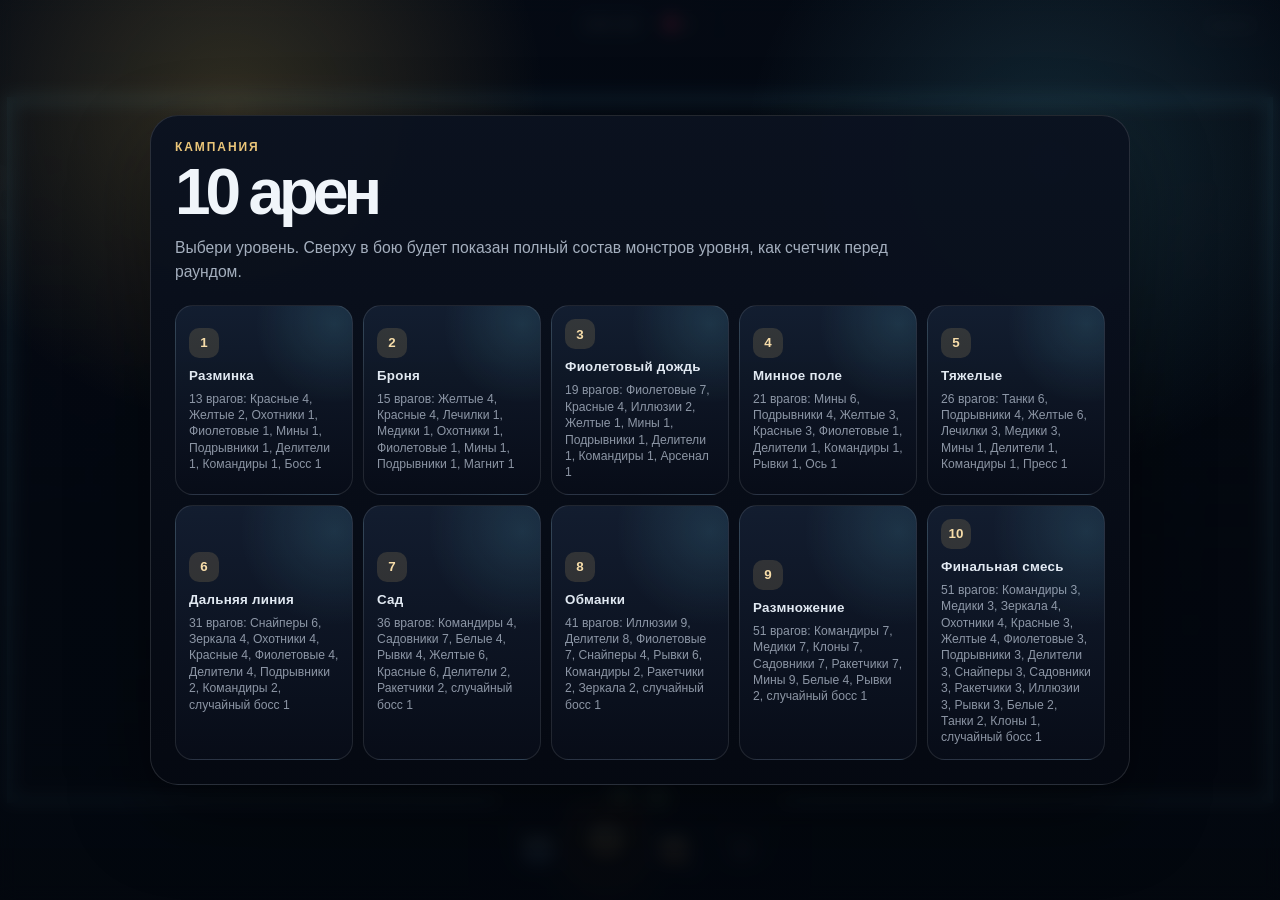
<file: index.html>
<!doctype html>
<html lang="ru">
<head>
  <meta charset="utf-8">
  <meta name="viewport" content="width=device-width, initial-scale=1">
  <title>Slide Box</title>
  <link rel="stylesheet" href="./styles.css">
</head>
<body>
  <canvas id="game"></canvas>
  <div id="levelHud" class="level-hud"></div>
  <div id="replayControls" class="replay-controls">
    <button id="replayButton" class="replay-button" type="button" disabled>Повтор</button>
  </div>
  <div class="bottom-ui">
    <div class="ability-panel">
      <div class="ability-panel__meta">
        <span id="timeLabel">0.00s</span>
        <span id="hpLabel">HP 3/3</span>
        <span id="powerLabel">XP 0/6 | Ур.1</span>
      </div>
      <div id="passiveTray" class="passive-tray"></div>
      <div id="abilityTiles" class="ability-tiles"></div>
      <div class="ability-card">
        <span id="abilityIcon" class="ability-icon"></span>
        <div class="ability-copy">
          <span id="abilityName">Хук</span>
          <span id="abilityHint">Click</span>
        </div>
      </div>
    </div>
  </div>
  <div id="campaignOverlay" class="campaign-overlay"></div>

  <script src="./replay-recorder.js"></script>
  <script src="./replay-player.js"></script>
  <script src="./game.js"></script>
</body>
</html>
</file>
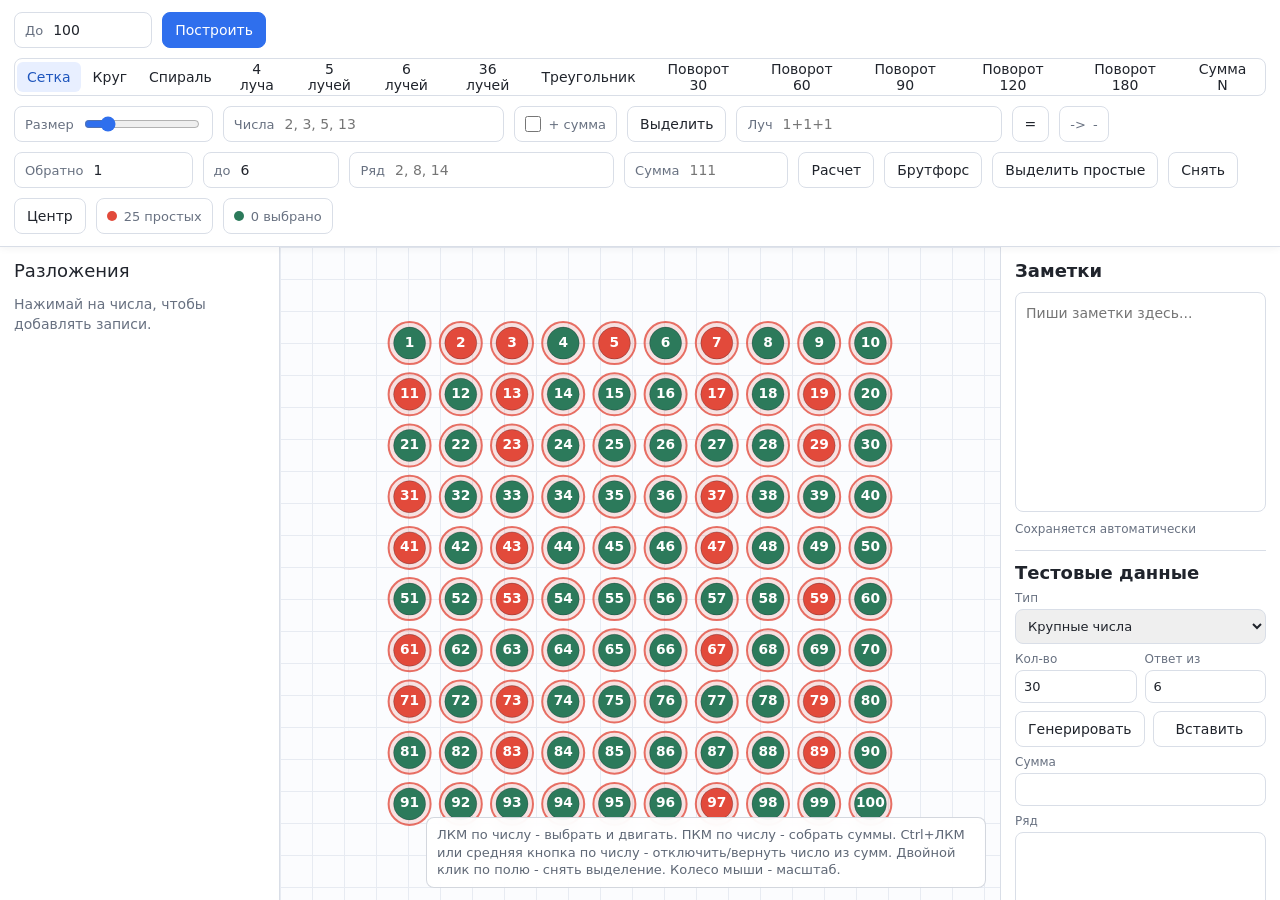
<file: number-graph/index.html>
<!doctype html>
<html lang="ru">
<head>
  <meta charset="utf-8">
  <meta name="viewport" content="width=device-width, initial-scale=1">
  <title>Граф чисел</title>
  <style>
    :root {
      color-scheme: light;
      --bg: #f6f7f9;
      --panel: #ffffff;
      --ink: #20242c;
      --muted: #687181;
      --line: #d9dee7;
      --accent: #2f6fed;
      --prime: #e24a3b;
      --normal: #2c7a5b;
      --selected: #f1b83b;
    }

    * {
      box-sizing: border-box;
    }

    body {
      margin: 0;
      min-height: 100vh;
      background: var(--bg);
      color: var(--ink);
      font-family: Inter, ui-sans-serif, system-ui, -apple-system, BlinkMacSystemFont, "Segoe UI", sans-serif;
      overflow: hidden;
    }

    .app {
      display: grid;
      grid-template-rows: auto 1fr;
      height: 100vh;
    }

    .toolbar {
      display: flex;
      flex-wrap: wrap;
      align-items: center;
      gap: 10px;
      padding: 12px 14px;
      background: var(--panel);
      border-bottom: 1px solid var(--line);
      box-shadow: 0 1px 8px rgba(22, 28, 38, 0.06);
      z-index: 2;
    }

    .field,
    .segmented,
    .stat {
      display: inline-flex;
      align-items: center;
      min-height: 36px;
      border: 1px solid var(--line);
      background: #fff;
      border-radius: 8px;
    }

    .field {
      gap: 8px;
      padding: 0 10px;
    }

    label,
    .stat {
      color: var(--muted);
      font-size: 13px;
      white-space: nowrap;
    }

    input[type="number"],
    input[type="range"],
    input[type="checkbox"] {
      accent-color: var(--accent);
    }

    input[type="checkbox"] {
      width: 16px;
      height: 16px;
      margin: 0;
    }

    input[type="number"] {
      width: 90px;
      border: 0;
      outline: 0;
      color: var(--ink);
      font: inherit;
      font-size: 14px;
      background: transparent;
    }

    input[type="text"] {
      width: 210px;
      border: 0;
      outline: 0;
      color: var(--ink);
      font: inherit;
      font-size: 14px;
      background: transparent;
    }

    input[type="range"] {
      width: 116px;
    }

    button {
      min-height: 36px;
      border: 1px solid var(--line);
      border-radius: 8px;
      padding: 0 12px;
      background: #fff;
      color: var(--ink);
      font: inherit;
      font-size: 14px;
      cursor: pointer;
    }

    button:hover {
      border-color: #aeb8c8;
      background: #f9fafc;
    }

    button.primary {
      border-color: var(--accent);
      background: var(--accent);
      color: #fff;
    }

    .segmented {
      overflow: hidden;
      padding: 2px;
      gap: 2px;
    }

    .segmented button {
      min-height: 30px;
      border: 0;
      border-radius: 6px;
      padding: 0 10px;
      background: transparent;
    }

    .segmented button.active {
      background: #e8efff;
      color: #1f56bd;
    }

    .stat {
      gap: 7px;
      padding: 0 10px;
    }

    .dot {
      width: 10px;
      height: 10px;
      border-radius: 50%;
      display: inline-block;
    }

    .canvas-wrap {
      position: relative;
      min-height: 0;
    }

    .workspace {
      display: grid;
      grid-template-columns: 280px 1fr 280px;
      min-height: 0;
    }

    .details,
    .notes {
      min-height: 0;
      padding: 14px;
      background: #fff;
      overflow: auto;
    }

    .details {
      border-right: 1px solid var(--line);
    }

    .notes {
      display: flex;
      flex-direction: column;
      gap: 10px;
      border-left: 1px solid var(--line);
    }

    .details-title,
    .notes h2 {
      margin: 0 0 12px;
      font-size: 22px;
      line-height: 1.15;
    }

    .details-title {
      font-size: 18px;
    }

    .notes h2 {
      margin-bottom: 0;
      font-size: 18px;
    }

    .notes textarea {
      flex: 1;
      min-height: 220px;
      width: 100%;
      resize: none;
      border: 1px solid var(--line);
      border-radius: 8px;
      padding: 10px;
      color: var(--ink);
      font: inherit;
      font-size: 14px;
      line-height: 1.45;
      outline: none;
    }

    .notes textarea:focus {
      border-color: var(--accent);
      box-shadow: 0 0 0 3px rgba(47, 111, 237, 0.14);
    }

    .notes-status {
      min-height: 18px;
      color: var(--muted);
      font-size: 12px;
    }

    .generator {
      display: grid;
      gap: 8px;
      padding-top: 12px;
      border-top: 1px solid var(--line);
    }

    .generator h2 {
      margin: 0;
    }

    .generator-row {
      display: grid;
      grid-template-columns: 1fr 1fr;
      gap: 8px;
    }

    .generator label {
      display: grid;
      gap: 4px;
      color: var(--muted);
      font-size: 12px;
    }

    .generator input,
    .generator select,
    .generator textarea {
      width: 100%;
      border: 1px solid var(--line);
      border-radius: 8px;
      padding: 8px;
      color: var(--ink);
      font: inherit;
      font-size: 13px;
      outline: none;
    }

    .generator textarea {
      min-height: 96px;
      resize: vertical;
      line-height: 1.35;
    }

    .generator-actions {
      display: flex;
      gap: 8px;
    }

    .generator-actions button {
      flex: 1;
    }

    .detail-list {
      display: grid;
      gap: 8px;
    }

    .detail-card {
      border: 1px solid var(--line);
      border-radius: 8px;
      padding: 8px;
      background: #fbfcfe;
    }

    .detail-head {
      display: flex;
      align-items: center;
      justify-content: space-between;
      gap: 8px;
      margin-bottom: 6px;
    }

    .detail-number {
      min-width: 0;
      color: var(--ink);
      font-size: 16px;
      font-weight: 750;
      line-height: 1.2;
      overflow-wrap: anywhere;
    }

    .detail-close {
      display: inline-grid;
      place-items: center;
      flex: 0 0 24px;
      width: 24px;
      min-width: 24px;
      min-height: 24px;
      height: 24px;
      border: 1px solid transparent;
      border-radius: 6px;
      padding: 0;
      color: var(--muted);
      line-height: 1;
    }

    .detail-close:hover {
      color: #9f3128;
      border-color: #f0c3bd;
      background: #fff4f2;
    }

    .detail-row {
      display: grid;
      grid-template-columns: 20px 1fr;
      gap: 6px;
      align-items: baseline;
      color: var(--muted);
      font-size: 13px;
      line-height: 1.3;
    }

    .detail-expression {
      color: var(--ink);
      font-weight: 620;
      overflow-wrap: anywhere;
    }

    .law-block {
      margin-top: 14px;
      padding-top: 12px;
      border-top: 1px solid var(--line);
    }

    .law-title {
      margin-bottom: 8px;
      color: var(--ink);
      font-size: 15px;
      font-weight: 750;
    }

    .law-grid {
      display: grid;
      grid-template-columns: repeat(auto-fit, minmax(92px, 1fr));
      gap: 5px;
      min-width: 0;
    }

    .law-item {
      min-width: 0;
      padding: 5px 6px;
      border: 1px solid var(--line);
      border-radius: 6px;
      background: #fbfcfe;
      color: var(--ink);
      font-size: 12px;
      line-height: 1.2;
      white-space: normal;
      overflow-wrap: anywhere;
      word-break: break-word;
    }

    .empty {
      color: var(--muted);
      font-size: 14px;
      line-height: 1.45;
    }

    canvas {
      display: block;
      width: 100%;
      height: 100%;
      cursor: grab;
      background:
        linear-gradient(#e7ebf2 1px, transparent 1px),
        linear-gradient(90deg, #e7ebf2 1px, transparent 1px),
        #fbfcfe;
      background-size: 32px 32px;
    }

    canvas.dragging {
      cursor: grabbing;
    }

    .hint {
      position: absolute;
      right: 14px;
      bottom: 12px;
      max-width: min(560px, calc(100% - 28px));
      padding: 8px 10px;
      border: 1px solid rgba(150, 160, 176, 0.42);
      border-radius: 8px;
      background: rgba(255, 255, 255, 0.9);
      color: #5f6876;
      font-size: 13px;
      line-height: 1.35;
      backdrop-filter: blur(8px);
      pointer-events: none;
    }

    @media (max-width: 720px) {
      body {
        overflow: auto;
      }

      .app {
        min-height: 100vh;
        height: 100vh;
      }

      .toolbar {
        align-items: stretch;
      }

      .field,
      .segmented,
      .stat,
      button {
        flex: 1 1 auto;
      }

      .detail-close {
        flex: 0 0 24px;
      }

      input[type="range"] {
        width: 100%;
      }

      input[type="text"] {
        width: 100%;
      }

      .hint {
        left: 10px;
        right: 10px;
        bottom: 10px;
      }

      .workspace {
        grid-template-columns: 1fr;
        grid-template-rows: auto 1fr auto;
      }

      .details,
      .notes {
        max-height: 210px;
        border-right: 0;
        border-left: 0;
        border-bottom: 1px solid var(--line);
      }

      .notes {
        border-top: 1px solid var(--line);
        border-bottom: 0;
      }

      .notes textarea {
        min-height: 120px;
      }
    }
  </style>
</head>
<body>
  <main class="app">
    <div class="toolbar">
      <div class="field">
        <label for="maxNumber">До</label>
        <input id="maxNumber" type="number" min="1" max="10000" value="100">
      </div>
      <button class="primary" id="build">Построить</button>
      <div class="segmented" aria-label="Раскладка">
        <button data-layout="grid" class="active">Сетка</button>
        <button data-layout="circle">Круг</button>
        <button data-layout="spiral">Спираль</button>
        <button data-layout="spiral4">4 луча</button>
        <button data-layout="spiral5">5 лучей</button>
        <button data-layout="spiral6">6 лучей</button>
        <button data-layout="spiral36">36 лучей</button>
        <button data-layout="triangle">Треугольник</button>
        <button data-layout="primeTurns30">Поворот 30</button>
        <button data-layout="primeTurns60">Поворот 60</button>
        <button data-layout="primeTurns">Поворот 90</button>
        <button data-layout="primeTurns120">Поворот 120</button>
        <button data-layout="primeTurns180">Поворот 180</button>
        <button data-layout="sum">Сумма N</button>
      </div>
      <div class="field">
        <label for="size">Размер</label>
        <input id="size" type="range" min="8" max="56" value="16">
      </div>
      <div class="field">
        <label for="numberList">Числа</label>
        <input id="numberList" type="text" placeholder="2, 3, 5, 13">
      </div>
      <label class="field" for="includeNumberSum">
        <input id="includeNumberSum" type="checkbox">
        <span>+ сумма</span>
      </label>
      <button id="applyNumbers">Выделить</button>
      <div class="field">
        <label for="rayCalcInput">Луч</label>
        <input id="rayCalcInput" type="text" placeholder="1+1+1">
      </div>
      <button id="rayCalcButton">=</button>
      <div class="stat"><span>-></span><span id="rayCalcResult">-</span></div>
      <div class="field">
        <label for="reverseRayTarget">Обратно</label>
        <input id="reverseRayTarget" type="number" min="1" max="6" value="1" disabled>
      </div>
      <div class="field">
        <label for="reverseRayMax">до</label>
        <input id="reverseRayMax" type="number" min="2" max="40" value="6">
      </div>
      <div class="field">
        <label for="reverseRayNumbers">Ряд</label>
        <input id="reverseRayNumbers" type="text" placeholder="2, 8, 14">
      </div>
      <div class="field">
        <label for="reverseSumTarget">Сумма</label>
        <input id="reverseSumTarget" type="number" min="1" placeholder="111">
      </div>
      <button id="runReverseCalc">Расчет</button>
      <button id="bruteforceCheck">Брутфорс</button>
      <button id="selectPrimes">Выделить простые</button>
      <button id="clearSelection">Снять</button>
      <button id="centerView">Центр</button>
      <div class="stat"><span class="dot" style="background: var(--prime)"></span><span id="primeCount">0 простых</span></div>
      <div class="stat"><span class="dot" style="background: var(--normal)"></span><span id="selectedCount">0 выбрано</span></div>
    </div>
    <div class="workspace">
      <aside class="details" id="details">
        <div class="details-title">Разложения</div>
        <div class="empty">Нажимай на числа, чтобы добавлять записи.</div>
      </aside>
      <div class="canvas-wrap">
        <canvas id="canvas"></canvas>
        <div class="hint">ЛКМ по числу - выбрать и двигать. ПКМ по числу - собрать суммы. Ctrl+ЛКМ или средняя кнопка по числу - отключить/вернуть число из сумм. Двойной клик по полю - снять выделение. Колесо мыши - масштаб.</div>
      </div>
      <aside class="notes">
        <h2>Заметки</h2>
        <textarea id="notes" spellcheck="false" placeholder="Пиши заметки здесь..."></textarea>
        <div class="notes-status" id="notesStatus">Сохраняется автоматически</div>
        <section class="generator">
          <h2>Тестовые данные</h2>
          <label>
            Тип
            <select id="testType">
              <option value="large">Крупные числа</option>
              <option value="smallHard">Мелкие сложные</option>
              <option value="balanced">Равномерно по лучам</option>
              <option value="sameRay">Один луч</option>
              <option value="knownSolution">С известным ответом</option>
            </select>
          </label>
          <div class="generator-row">
            <label>
              Кол-во
              <input id="testCount" type="number" min="3" max="120" value="30">
            </label>
            <label>
              Ответ из
              <input id="testPick" type="number" min="2" max="40" value="6">
            </label>
          </div>
          <div class="generator-actions">
            <button id="generateTestData" type="button">Генерировать</button>
            <button id="useTestData" type="button">Вставить</button>
          </div>
          <label>
            Сумма
            <input id="generatedSum" type="number">
          </label>
          <label>
            Ряд
            <textarea id="generatedRow" spellcheck="false"></textarea>
          </label>
        </section>
      </aside>
    </div>
  </main>

  <script>
    const canvas = document.querySelector("#canvas");
    const ctx = canvas.getContext("2d");
    const maxInput = document.querySelector("#maxNumber");
    const sizeInput = document.querySelector("#size");
    const numberListInput = document.querySelector("#numberList");
    const includeNumberSum = document.querySelector("#includeNumberSum");
    const rayCalcInput = document.querySelector("#rayCalcInput");
    const rayCalcResult = document.querySelector("#rayCalcResult");
    const reverseRayTarget = document.querySelector("#reverseRayTarget");
    const reverseRayMax = document.querySelector("#reverseRayMax");
    const reverseRayNumbers = document.querySelector("#reverseRayNumbers");
    const reverseSumTarget = document.querySelector("#reverseSumTarget");
    const primeCountLabel = document.querySelector("#primeCount");
    const selectedCountLabel = document.querySelector("#selectedCount");
    const details = document.querySelector("#details");
    const notes = document.querySelector("#notes");
    const notesStatus = document.querySelector("#notesStatus");
    const testType = document.querySelector("#testType");
    const testCount = document.querySelector("#testCount");
    const testPick = document.querySelector("#testPick");
    const generatedRow = document.querySelector("#generatedRow");
    const generatedSum = document.querySelector("#generatedSum");
    const layoutButtons = [...document.querySelectorAll("[data-layout]")];
    const notesStorageKey = "number-graph-notes";
    const appStorageKey = "number-graph-state-v1";
    let saveReady = false;
    let saveTimer = 0;
    let numberListTimer = 0;

    const state = {
      nodes: [],
      selected: new Set(),
      layout: "grid",
      radius: Number(sizeInput.value),
      camera: { x: 0, y: 0, scale: 1 },
      pointer: null,
      marquee: null,
      hoverNodeValue: null,
      detailValues: [],
      comboFocus: null,
      disabledValues: new Set()
    };

    const colors = {
      prime: getComputedStyle(document.documentElement).getPropertyValue("--prime").trim(),
      normal: getComputedStyle(document.documentElement).getPropertyValue("--normal").trim(),
      selected: getComputedStyle(document.documentElement).getPropertyValue("--selected").trim()
    };

    let layoutAnimation = null;

    function cancelLayoutAnimation() {
      if (!layoutAnimation) return;
      cancelAnimationFrame(layoutAnimation.frame);
      layoutAnimation = null;
    }

    function easeOutCubic(value) {
      return 1 - Math.pow(1 - value, 3);
    }

    function animateNodesTo(positions, duration = 420, onComplete = null) {
      cancelLayoutAnimation();
      const targets = [...positions.entries()]
        .map(([value, position]) => {
          const node = state.nodes.find(item => item.value === value);
          return node ? {
            node,
            fromX: node.x,
            fromY: node.y,
            toX: position.x,
            toY: position.y
          } : null;
        })
        .filter(Boolean);

      if (!targets.length) {
        draw();
        if (onComplete) onComplete();
        return;
      }

      const startedAt = performance.now();
      layoutAnimation = { frame: 0 };

      function tick(now) {
        const progress = Math.min(1, (now - startedAt) / duration);
        const eased = easeOutCubic(progress);

        for (const target of targets) {
          target.node.x = target.fromX + (target.toX - target.fromX) * eased;
          target.node.y = target.fromY + (target.toY - target.fromY) * eased;
        }

        draw();

        if (progress < 1) {
          layoutAnimation.frame = requestAnimationFrame(tick);
          return;
        }

        layoutAnimation = null;
        if (onComplete) onComplete();
      }

      layoutAnimation.frame = requestAnimationFrame(tick);
    }

    function resize() {
      const rect = canvas.getBoundingClientRect();
      const dpr = window.devicePixelRatio || 1;
      canvas.width = Math.max(1, Math.floor(rect.width * dpr));
      canvas.height = Math.max(1, Math.floor(rect.height * dpr));
      ctx.setTransform(dpr, 0, 0, dpr, 0, 0);
      draw();
    }

    function isPrime(value) {
      if (value < 2) return false;
      if (value === 2) return true;
      if (value % 2 === 0) return false;
      for (let divisor = 3; divisor * divisor <= value; divisor += 2) {
        if (value % divisor === 0) return false;
      }
      return true;
    }

    function factorize(value) {
      if (value < 2) return [];
      const factors = [];
      let rest = value;
      for (let divisor = 2; divisor * divisor <= rest; divisor += divisor === 2 ? 1 : 2) {
        while (rest % divisor === 0) {
          factors.push(divisor);
          rest /= divisor;
        }
      }
      if (rest > 1) factors.push(rest);
      return factors;
    }

    function listPrimes(upTo) {
      const primes = [];
      for (let value = 2; value <= upTo; value++) {
        if (isPrime(value)) primes.push(value);
      }
      return primes;
    }

    function findPrimePair(total) {
      for (let first = 2; first <= total / 2; first++) {
        const second = total - first;
        if (isPrime(first) && isPrime(second)) return [first, second];
      }
      return null;
    }

    function primeSum(value) {
      if (value < 2) return [];
      if (isPrime(value)) return [value];
      const pair = findPrimePair(value);
      if (pair) return pair;
      if (value > 4) {
        const withoutThree = findPrimePair(value - 3);
        if (withoutThree) return [3, ...withoutThree];
      }

      const primes = listPrimes(value).reverse();
      const result = [];
      let rest = value;
      while (rest > 0) {
        const next = primes.find(prime => prime <= rest);
        if (!next) return [];
        result.push(next);
        rest -= next;
      }
      return result;
    }

    function expressionsFor(value) {
      const product = factorize(value);
      const sum = primeSum(value);
      return {
        product: product.length ? product.join(" × ") : "нет",
        sum: sum.length ? sum.join(" + ") : "нет"
      };
    }

    function combinationKey(values) {
      return values.join("+");
    }

    function findSumCombinations(target, maxMatches = 3000, disabledValues = new Set()) {
      const matches = [];
      const current = [];
      let aborted = false;

      function walk(next, remaining) {
        if (matches.length >= maxMatches) {
          aborted = true;
          return;
        }

        if (remaining === 0) {
          if (current.length >= 2) matches.push([...current]);
          return;
        }

        for (let value = next; value < target && value <= remaining; value++) {
          if (disabledValues.has(value)) continue;
          current.push(value);
          walk(value + 1, remaining - value);
          current.pop();
          if (aborted) return;
        }
      }

      walk(1, target);
      return { matches, aborted };
    }

    function makeComboFocus(targetNode) {
      const target = targetNode.value;
      const { matches, aborted } = findSumCombinations(target, 3000, state.disabledValues);
      const involvedValues = new Set([target]);
      const edgeWeights = new Map();

      for (const combo of matches) {
        for (const value of combo) {
          involvedValues.add(value);
          const targetEdge = [value, target].sort((a, b) => a - b);
          const targetKey = combinationKey(targetEdge);
          edgeWeights.set(targetKey, (edgeWeights.get(targetKey) || 0) + 1.4);
        }

        for (let index = 0; index < combo.length - 1; index++) {
          const edge = [combo[index], combo[index + 1]];
          const key = combinationKey(edge);
          edgeWeights.set(key, (edgeWeights.get(key) || 0) + 1);
        }
      }

      return {
        target,
        combinations: matches,
        aborted,
        involvedValues,
        edgeWeights
      };
    }

    function refreshCombinationLayout() {
      if (!state.comboFocus) return false;
      const targetNode = state.nodes.find(node => node.value === state.comboFocus.target);
      if (!targetNode) return false;
      applyCombinationLayout(targetNode);
      return true;
    }

    function toggleDisabledValue(node) {
      if (!node || state.comboFocus?.target === node.value) return;

      if (state.disabledValues.has(node.value)) {
        state.disabledValues.delete(node.value);
      } else {
        state.disabledValues.add(node.value);
      }

      if (!refreshCombinationLayout()) {
        state.selected.delete(node.value);
        updateStats();
        renderDetails();
        draw();
        saveStateSoon();
      }
    }

    function applyCombinationLayout(targetNode) {
      const previousFocus = state.comboFocus?.target === targetNode.value ? state.comboFocus : null;
      const origin = previousFocus?.origin || {
        x: Number.isFinite(targetNode.x) ? targetNode.x : 0,
        y: Number.isFinite(targetNode.y) ? targetNode.y : 0
      };
      state.disabledValues.delete(targetNode.value);
      const focus = makeComboFocus(targetNode);
      focus.origin = origin;
      state.comboFocus = focus;

      if (!focus.combinations.length) {
        state.selected = new Set([targetNode.value]);
        addDetails(targetNode);
        renderDetails();
        draw();
        saveStateSoon();
        return;
      }

      const byValue = new Map(state.nodes.map(node => [node.value, node]));
      const participants = [...focus.involvedValues]
        .filter(value => value !== focus.target)
        .sort((a, b) => a - b)
        .map(value => byValue.get(value))
        .filter(Boolean);
      const connectionCount = new Map(participants.map(node => [node.value, 0]));
      const visibleConnectionCount = new Map(participants.map(node => [node.value, 0]));
      for (const combo of focus.combinations) {
        for (const value of combo) {
          connectionCount.set(value, (connectionCount.get(value) || 0) + 1);
        }
        for (let index = 0; index < combo.length - 1; index++) {
          const first = combo[index];
          const second = combo[index + 1];
          visibleConnectionCount.set(first, (visibleConnectionCount.get(first) || 0) + 1);
          visibleConnectionCount.set(second, (visibleConnectionCount.get(second) || 0) + 1);
        }
      }
      focus.visibleConnectionCount = visibleConnectionCount;

      const centerX = origin.x;
      const centerY = origin.y;
      const columnGap = Math.max(state.radius * 5.4, 92);
      const pullLength = Math.max(state.radius * 11, 220);

      const positions = new Map([[focus.target, {
        x: centerX,
        y: centerY,
        fixed: true
      }]]);
      const orderedParticipants = [...participants].sort((a, b) => {
        const byConnections = (visibleConnectionCount.get(b.value) || 0) - (visibleConnectionCount.get(a.value) || 0);
        return byConnections || a.value - b.value;
      });
      const participantConnectionCounts = orderedParticipants.map(node => visibleConnectionCount.get(node.value) || 0);
      const minConnections = Math.min(...participantConnectionCounts);
      const maxConnections = Math.max(...participantConnectionCounts);
      const baseRadius = Math.max(state.radius * 10, 220);

      orderedParticipants.forEach((node, index) => {
        const angle = (Math.PI * 2 * index) / orderedParticipants.length;
        const connections = visibleConnectionCount.get(node.value) || 0;

        const connectionRatio = maxConnections > minConnections
                ? (connections - minConnections) / (maxConnections - minConnections)
                : 0;

        const radius = baseRadius - connectionRatio * state.radius * 6;

        positions.set(node.value, {
          x: centerX + Math.cos(angle) * radius,
          y: centerY + Math.sin(angle) * radius,
          anchorX: centerX + Math.cos(angle) * radius,
          anchorY: centerY + Math.sin(angle) * radius
        });
      });

      const edges = [...focus.edgeWeights.entries()].map(([key, weight]) => {
        const [a, b] = key.split("+").map(Number);
        return { a, b, weight };
      });
      const ideal = Math.max(state.radius * 4.4, 72);

      for (let step = 0; step < 170; step++) {
        const forces = new Map([...positions.keys()].map(value => [value, { x: 0, y: 0 }]));

        for (let i = 0; i < orderedParticipants.length; i++) {
          for (let j = i + 1; j < orderedParticipants.length; j++) {
            const first = orderedParticipants[i].value;
            const second = orderedParticipants[j].value;
            const a = positions.get(first);
            const b = positions.get(second);
            if (!a || !b) continue;
            let dx = a.x - b.x;
            let dy = a.y - b.y;
            let distance = Math.hypot(dx, dy) || 1;
            const force = Math.min(2.8, (ideal * ideal) / (distance * distance)) * 0.2;
            dx /= distance;
            dy /= distance;
            if (!a.fixed) {
              forces.get(first).x += dx * force;
              forces.get(first).y += dy * force;
            }
            if (!b.fixed) {
              forces.get(second).x -= dx * force;
              forces.get(second).y -= dy * force;
            }
          }
        }

        for (const edge of edges) {
          const a = positions.get(edge.a);
          const b = positions.get(edge.b);
          if (!a || !b) continue;
          const isTargetEdge = edge.a === focus.target || edge.b === focus.target;
          let dx = b.x - a.x;
          let dy = b.y - a.y;
          let distance = Math.hypot(dx, dy) || 1;
          const desired = isTargetEdge ? ideal * 1.8 : ideal * 1.15;
          const force = (distance - desired) * (isTargetEdge ? 0.006 : 0.011) * edge.weight;
          dx /= distance;
          dy /= distance;
          if (!a.fixed) {
            forces.get(edge.a).x += dx * force;
            forces.get(edge.a).y += dy * force;
          }
          if (!b.fixed) {
            forces.get(edge.b).x -= dx * force;
            forces.get(edge.b).y -= dy * force;
          }
        }

        for (const [value, position] of positions) {
          if (position.fixed) continue;
          const force = forces.get(value);
          if (Number.isFinite(position.anchorX)) {
            force.x += (position.anchorX - position.x) * 0.018;
          }
          if (Number.isFinite(position.anchorY)) {
            force.y += (position.anchorY - position.y) * 0.018;
          }

          position.x += Math.max(-14, Math.min(14, force.x));
          position.y += Math.max(-14, Math.min(14, force.y));
        }
      }

      state.selected = new Set(focus.involvedValues);
      state.detailValues = [
        focus.target,
        ...participants.map(node => node.value),
        ...state.detailValues.filter(value => !focus.involvedValues.has(value))
      ];
      renderDetails();
      updateStats();
      animateNodesTo(positions, 440, saveStateSoon);
    }

    function activeRayCount() {
      if (state.layout === "spiral4") return 4;
      if (state.layout === "spiral5") return 5;
      if (state.layout === "spiral6") return 6;
      return 0;
    }

    function raySumResult(labels, rays) {
      const total = labels.reduce((sum, label) => sum + label, 0);
      const result = (total + labels.length - 2) % rays;
      return result + 1;
    }

    function numberToRay(value) {
      return ((value - 2) % 6 + 6) % 6 + 1;
    }

    function parseRawNumberList(text) {
      return [...new Set(text
        .split(/[,\s;]+/)
        .map(part => Number(part.trim()))
        .filter(value => Number.isInteger(value) && value > 0))];
    }

    function availableRayCounts() {
      const values = parseRawNumberList(reverseRayNumbers.value);
      if (!values.length) return null;

      const counts = new Map();
      for (const value of values) {
        const ray = numberToRay(value);
        counts.set(ray, (counts.get(ray) || 0) + 1);
      }
      return counts;
    }

    function hasAvailableRays(labels, counts) {
      if (!counts) return true;

      const needed = new Map();
      for (const label of labels) {
        needed.set(label, (needed.get(label) || 0) + 1);
      }

      for (const [ray, count] of needed) {
        if ((counts.get(ray) || 0) < count) return false;
      }
      return true;
    }

    function parseRayCalc(text) {
      return text
        .split(/[,+\s;]+/)
        .map(part => Number(part.trim()))
        .filter(value => Number.isInteger(value) && value >= 1 && value <= 6);
    }

    function updateRayCalc() {
      const values = parseRayCalc(rayCalcInput.value);
      rayCalcResult.textContent = values.length ? String(raySumResult(values, 6)) : "-";
      saveStateSoon();
    }

    function updateReverseTargetFromSum() {
      const sumTarget = Number(reverseSumTarget.value);
      reverseRayTarget.value = Number.isInteger(sumTarget) && sumTarget > 0 ? numberToRay(sumTarget) : 1;
    }

    function buildPairLaws(rays) {
      const laws = [];
      for (let first = 1; first <= rays; first++) {
        for (let second = first; second <= rays; second++) {
          laws.push(`${first}+${second}->${raySumResult([first, second], rays)}`);
        }
      }
      return laws;
    }

    function buildTripleLaws(rays) {
      const laws = [];
      for (let first = 1; first <= rays; first++) {
        for (let second = first; second <= rays; second++) {
          for (let third = second; third <= rays; third++) {
            laws.push(`${first}+${second}+${third}->${raySumResult([first, second, third], rays)}`);
          }
        }
      }
      return laws;
    }

    function buildTupleLaws(rays, length) {
      const laws = [];
      const current = [];

      function walk(start) {
        if (current.length === length) {
          laws.push(`${current.join("+")}->${raySumResult(current, rays)}`);
          return;
        }

        for (let ray = start; ray <= rays; ray++) {
          current.push(ray);
          walk(ray);
          current.pop();
        }
      }

      walk(1);
      return laws;
    }

    function createCalcBudget(ms) {
      return {
        deadline: performance.now() + ms,
        aborted: false
      };
    }

    function checkCalcBudget(budget, stats) {
      stats.operationChecks++;
      const interval = budget.checkInterval || 4096;
      if (stats.operationChecks % interval !== 0) return !budget.aborted;
      if (performance.now() <= budget.deadline) return true;
      budget.aborted = true;
      return false;
    }

    function buildReverseLaws(target, maxLength, counts, budget, stats) {
      const rays = 6;
      const lawsByLength = [];

      for (let length = 2; length <= maxLength && !budget.aborted; length++) {
        const laws = [];
        const current = [];

        function walk(start) {
          if (!checkCalcBudget(budget, stats)) return;
          if (current.length === length) {
            if (raySumResult(current, rays) === target && hasAvailableRays(current, counts)) {
              laws.push(`${current.join("+")}->${target}`);
            }
            return;
          }

          for (let ray = start; ray <= rays && !budget.aborted; ray++) {
            current.push(ray);
            walk(ray);
            current.pop();
          }
        }

        walk(1);
        lawsByLength.push({ length, laws });
      }

      return lawsByLength;
    }

    function rayGroupsFromRow() {
      const groups = new Map();
      for (const value of parseRawNumberList(reverseRayNumbers.value)) {
        const ray = numberToRay(value);
        if (!groups.has(ray)) groups.set(ray, []);
        groups.get(ray).push(value);
      }

      for (const values of groups.values()) {
        values.sort((a, b) => a - b);
      }
      return groups;
    }

    function chooseValueSets(values, count, maxSum, stats) {
      const result = [];
      const current = [];
      let currentSum = 0;

      function walk(start) {
        stats.valueSetWalks++;
        if (current.length === count) {
          stats.valueSetCandidates++;
          result.push({ values: [...current], sum: currentSum });
          return;
        }

        for (let index = start; index < values.length; index++) {
          stats.valueSetBranches++;
          const value = values[index];
          if (currentSum + value > maxSum) {
            stats.valueSetPrunes++;
            break;
          }
          current.push(value);
          currentSum += value;
          walk(index + 1);
          currentSum -= value;
          current.pop();
        }
      }

      walk(0);
      return result;
    }

    function rayNeeds(labels) {
      const needs = new Map();
      for (const ray of labels) {
        needs.set(ray, (needs.get(ray) || 0) + 1);
      }
      return [...needs.entries()].sort((a, b) => a[0] - b[0]);
    }

    function numbersForRayLaw(labels, groups, targetSum, choiceCache, stats) {
      const needs = rayNeeds(labels);
      const byRayChoices = [];

      for (const [ray, count] of needs) {
        stats.rayNeedChecks++;
        const values = groups.get(ray) || [];
        if (values.length < count) {
          stats.missingRaySkips++;
          return [];
        }

        const cacheKey = `${ray}:${count}:${targetSum}`;
        let choices = choiceCache.get(cacheKey);
        if (!choices) {
          stats.choiceCacheMisses++;
          choices = chooseValueSets(values, count, targetSum, stats);
          choiceCache.set(cacheKey, choices);
        } else {
          stats.choiceCacheHits++;
        }
        if (!choices.length) {
          stats.emptyChoiceSkips++;
          return [];
        }
        byRayChoices.push({ ray, choices });
      }

      const matches = [];
      const current = [];
      let currentSum = 0;

      function walk(index) {
        stats.finalWalks++;
        if (index === byRayChoices.length) {
          stats.finalCandidates++;
          if (currentSum === targetSum) {
            matches.push(current.flat().sort((a, b) => a - b));
            stats.finalMatches++;
          }
          return;
        }

        for (const choice of byRayChoices[index].choices) {
          stats.finalBranches++;
          if (currentSum + choice.sum > targetSum) {
            stats.finalPrunes++;
            continue;
          }
          current.push(choice.values);
          currentSum += choice.sum;
          walk(index + 1);
          currentSum -= choice.sum;
          current.pop();
        }
      }

      walk(0);
      return matches;
    }

    function findNumberSetsForLength(values, length, targetSum, stats, budget) {
      const matches = [];
      const current = [];
      const dead = new Set();
      const maxDeadStates = 200000;
      const prefix = [0];

      for (const value of values) {
        prefix.push(prefix[prefix.length - 1] + value);
      }

      function rangeSum(start, end) {
        return prefix[end] - prefix[start];
      }

      function rememberDead(key) {
        if (dead.size >= maxDeadStates) {
          stats.subsetMemoDrops++;
          return;
        }
        dead.add(key);
      }

      function walk(start, slots, remaining) {
        if (!checkCalcBudget(budget, stats)) return 0;
        stats.subsetWalks++;

        if (slots === 0) {
          stats.subsetCandidates++;
          if (remaining === 0) {
            matches.push([...current]);
            stats.subsetMatches++;
            return 1;
          }
          return 0;
        }

        if (values.length - start < slots) {
          stats.subsetPrunes++;
          return 0;
        }

        const key = `${start}:${slots}:${remaining}`;
        if (dead.has(key)) {
          stats.subsetMemoHits++;
          return 0;
        }

        const minPossible = rangeSum(start, start + slots);
        const maxPossible = rangeSum(values.length - slots, values.length);
        if (minPossible > remaining || maxPossible < remaining) {
          stats.subsetPrunes++;
          rememberDead(key);
          return 0;
        }

        let found = 0;
        const lastStart = values.length - slots;
        for (let index = start; index <= lastStart && !budget.aborted; index++) {
          stats.subsetBranches++;
          const value = values[index];
          if (value > remaining) {
            stats.subsetPrunes++;
            break;
          }

          current.push(value);
          found += walk(index + 1, slots - 1, remaining - value);
          current.pop();
        }

        if (!found) rememberDead(key);
        return found;
      }

      walk(0, length, targetSum);
      return matches;
    }

    function subsetSumsByCount(values, maxCount, maxSum, stats, budget) {
      const groups = Array.from({ length: maxCount + 1 }, () => new Map());
      const current = [];

      function addSubset(count, sum) {
        let bucket = groups[count].get(sum);
        if (!bucket) {
          bucket = [];
          groups[count].set(sum, bucket);
        }
        bucket.push([...current]);
      }

      function walk(index, count, sum) {
        if (!checkCalcBudget(budget, stats)) return;
        stats.mitmWalks++;

        if (sum > maxSum || count > maxCount) {
          stats.mitmPrunes++;
          return;
        }

        if (index === values.length) {
          addSubset(count, sum);
          stats.mitmSubsets++;
          return;
        }

        walk(index + 1, count, sum);

        current.push(values[index]);
        walk(index + 1, count + 1, sum + values[index]);
        current.pop();
      }

      walk(0, 0, 0);
      return groups;
    }

    function findNumberSetsForLengthMitm(leftGroups, rightGroups, length, targetSum, stats, budget) {
      const matches = [];

      for (let leftCount = 0; leftCount <= length && !budget.aborted; leftCount++) {
        const rightCount = length - leftCount;
        const leftMap = leftGroups[leftCount];
        const rightMap = rightGroups[rightCount];
        if (!leftMap || !rightMap) continue;

        for (const [leftSum, leftSets] of leftMap.entries()) {
          if (!checkCalcBudget(budget, stats)) break;
          stats.mitmLookups++;
          const rightSets = rightMap.get(targetSum - leftSum);
          if (!rightSets) continue;

          for (const leftSet of leftSets) {
            for (const rightSet of rightSets) {
              stats.mitmCandidates++;
              const numbers = [...leftSet, ...rightSet].sort((a, b) => a - b);
              matches.push(numbers);
              stats.subsetMatches++;
            }
          }
        }
      }

      return matches;
    }

    function buildRayProfiles(length, targetRay, stats, budget) {
      const profiles = [];
      const current = Array(6).fill(0);

      function walk(ray, remaining, weightedSum) {
        if (!checkCalcBudget(budget, stats)) return;
        if (ray === 6) {
          current[5] = remaining;
          stats.profileGenerated++;
          const total = weightedSum + remaining * 6;
          if (((total + length - 2) % 6) + 1 === targetRay) {
            profiles.push([...current]);
            stats.profileFormulaPass++;
          } else {
            stats.profileFormulaReject++;
          }
          current[5] = 0;
          return;
        }

        for (let count = 0; count <= remaining && !budget.aborted; count++) {
          current[ray - 1] = count;
          walk(ray + 1, remaining - count, weightedSum + count * ray);
        }
        current[ray - 1] = 0;
      }

      walk(1, length, 0);
      return profiles;
    }

    function minMaxForProfile(profile, groups) {
      let min = 0;
      let max = 0;

      for (let index = 0; index < profile.length; index++) {
        const count = profile[index];
        if (!count) continue;

        const values = groups.get(index + 1) || [];
        if (values.length < count) return null;

        for (let i = 0; i < count; i++) min += values[i];
        for (let i = values.length - count; i < values.length; i++) max += values[i];
      }

      return { min, max };
    }

    function combineProfileChoices(profile, groups, targetSum, stats, budget) {
      const choicesByRay = [];

      for (let index = 0; index < profile.length; index++) {
        const count = profile[index];
        if (!count) continue;

        const values = groups.get(index + 1) || [];
        const choices = chooseValueSets(values, count, targetSum, stats);
        if (!choices.length) return [];
        choicesByRay.push(choices);
      }

      const matches = [];
      const current = [];
      let currentSum = 0;

      function walk(index) {
        if (!checkCalcBudget(budget, stats)) return;
        stats.profileCombineWalks++;

        if (index === choicesByRay.length) {
          stats.profileCandidates++;
          if (currentSum === targetSum) {
            matches.push(current.flat().sort((a, b) => a - b));
            stats.profileMatches++;
          }
          return;
        }

        for (const choice of choicesByRay[index]) {
          stats.profileCombineBranches++;
          if (currentSum + choice.sum > targetSum) {
            stats.profileCombinePrunes++;
            continue;
          }
          current.push(choice.values);
          currentSum += choice.sum;
          walk(index + 1);
          currentSum -= choice.sum;
          current.pop();
        }
      }

      walk(0);
      return matches;
    }

    function buildNumberSumMatches(targetRay, targetSum, reverseGroups, stats, budget) {
      const rawValues = parseRawNumberList(reverseRayNumbers.value);
      stats.rawValueCount = rawValues.length;
      stats.filteredValueCount = rawValues.filter(value => value <= targetSum).length;
      stats.parsedValuesPreview = rawValues.slice(0, 12);
      const groups = rayGroupsFromRow();
      stats.rayValueCounts = Object.fromEntries(
        Array.from({ length: 6 }, (_, index) => {
          const ray = index + 1;
          return [ray, (groups.get(ray) || []).length];
        })
      );
      stats.rayValuePreview = Object.fromEntries(
        Array.from({ length: 6 }, (_, index) => {
          const ray = index + 1;
          return [ray, (groups.get(ray) || []).slice(0, 8)];
        })
      );
      const matchesByLength = [];

      for (const group of reverseGroups) {
        if (budget.aborted) break;
        stats.lengthChecks++;
        const matches = [];
        const profiles = buildRayProfiles(group.length, targetRay, stats, budget);

        for (const profile of profiles) {
          if (budget.aborted) break;
          stats.profileChecked++;

          const bounds = minMaxForProfile(profile, groups);
          if (!bounds) {
            stats.profileMissingNumbers++;
            continue;
          }
          if (bounds.min > targetSum) {
            stats.profileMinReject++;
            continue;
          }
          if (bounds.max < targetSum) {
            stats.profileMaxReject++;
            continue;
          }

          stats.profileSearches++;
          const numberSets = combineProfileChoices(profile, groups, targetSum, stats, budget);
          for (const numbers of numberSets) {
            matches.push(`${numbers.join(" + ")} = ${targetSum}`);
          }
        }

        matchesByLength.push({ length: group.length, matches });
      }

      return matchesByLength;
    }

    function runBruteforceCheck() {
      const startTime = performance.now();
      const budget = createCalcBudget(60000);
      budget.checkInterval = 128;
      const targetSum = Number(reverseSumTarget.value);
      const maxLength = Math.max(2, Math.min(40, Number(reverseRayMax.value) || 6));
      const rawValues = parseRawNumberList(reverseRayNumbers.value);
      const values = rawValues
        .filter(value => value <= targetSum)
        .sort((a, b) => a - b);
      const stats = {
        operationChecks: 0,
        walks: 0,
        branches: 0,
        candidates: 0,
        matches: 0,
        prunes: 0,
        lengths: 0
      };
      const matchesByLength = [];

      if (!Number.isInteger(targetSum) || targetSum <= 0) {
        console.log("[bruteforce-check]", {
          error: "Введите положительную сумму",
          targetSum: reverseSumTarget.value
        });
        return;
      }

      function searchLength(length) {
        const matches = [];
        const current = [];

        function walk(start, slots, sum) {
          if (!checkCalcBudget(budget, stats)) return;
          stats.walks++;

          if (slots === 0) {
            stats.candidates++;
            if (sum === targetSum) {
              matches.push([...current]);
              stats.matches++;
            }
            return;
          }

          if (values.length - start < slots || sum > targetSum) {
            stats.prunes++;
            return;
          }

          const lastStart = values.length - slots;
          for (let index = start; index <= lastStart && !budget.aborted; index++) {
            if (!checkCalcBudget(budget, stats)) break;
            stats.branches++;
            const nextSum = sum + values[index];
            if (nextSum > targetSum) {
              stats.prunes++;
              break;
            }
            current.push(values[index]);
            walk(index + 1, slots - 1, nextSum);
            current.pop();
          }
        }

        walk(0, length, 0);
        return matches;
      }

      for (let length = 2; length <= maxLength && !budget.aborted; length++) {
        stats.lengths++;
        const matches = searchLength(length);
        matchesByLength.push({ length, count: matches.length });
      }

      const totalMs = performance.now() - startTime;
      console.log("[bruteforce-check]", {
        totalMs: Number(totalMs.toFixed(2)),
        aborted: budget.aborted,
        targetSum,
        maxLength,
        rawValueCount: rawValues.length,
        filteredValueCount: values.length,
        valueCount: values.length,
        parsedValuesPreview: values.slice(0, 12),
        stats,
        matchesByLength
      });

      if (budget.aborted) {
        alert("Брутфорс остановлен: превышен лимит 60 секунд. Смотри частичный лог в консоли.");
      }
    }

    function randomInt(min, max) {
      return Math.floor(Math.random() * (max - min + 1)) + min;
    }

    function uniqueSorted(values) {
      return [...new Set(values)].sort((a, b) => a - b);
    }

    function generateNumberForRay(ray, minBase, maxBase) {
      return 2 + (ray - 1) + 6 * randomInt(minBase, maxBase);
    }

    function generateTestData() {
      const type = testType.value;
      const count = Math.max(3, Math.min(120, Number(testCount.value) || 30));
      const pick = Math.max(2, Math.min(40, Number(testPick.value) || 6));
      const values = [];

      if (type === "smallHard") {
        while (values.length < count) values.push(randomInt(1, 600));
      } else if (type === "balanced") {
        let ray = 1;
        while (values.length < count) {
          values.push(generateNumberForRay(ray, 0, 120));
          ray = ray % 6 + 1;
        }
      } else if (type === "sameRay") {
        const ray = randomInt(1, 6);
        while (values.length < count) values.push(generateNumberForRay(ray, 0, 200));
      } else if (type === "knownSolution") {
        while (values.length < count) values.push(randomInt(10, 9000));
      } else {
        while (values.length < count) values.push(randomInt(10000000, 900000000));
      }

      const row = uniqueSorted(values);
      while (row.length < count) row.push(row[row.length - 1] + randomInt(1, 99));
      const normalizedRow = uniqueSorted(row).slice(0, count);
      const picked = [];
      const available = [...normalizedRow];
      const pickCount = Math.min(pick, available.length);

      for (let index = 0; index < pickCount; index++) {
        const selectedIndex = randomInt(0, available.length - 1);
        picked.push(available[selectedIndex]);
        available.splice(selectedIndex, 1);
      }

      generatedRow.value = normalizedRow.join(", ");
      generatedSum.value = picked.reduce((sum, value) => sum + value, 0);
      console.log("[test-data]", {
        type,
        count: normalizedRow.length,
        pickCount,
        sum: Number(generatedSum.value),
        picked: picked.sort((a, b) => a - b),
        rowPreview: normalizedRow.slice(0, 12)
      });
    }

    function useTestData() {
      reverseRayNumbers.value = generatedRow.value;
      reverseSumTarget.value = generatedSum.value;
      updateReverseTargetFromSum();
      saveStateSoon();
    }

    function appendLawSection(parent, title, laws) {
      const section = document.createElement("div");
      section.className = "law-block";

      const heading = document.createElement("div");
      heading.className = "law-title";
      heading.textContent = title;
      section.append(heading);

      const grid = document.createElement("div");
      grid.className = "law-grid";
      for (const law of laws) {
        const item = document.createElement("div");
        item.className = "law-item";
        item.textContent = law;
        grid.append(item);
      }
      section.append(grid);
      parent.append(section);
    }

    function appendRayLaws() {
      const rays = 6;
      const block = document.createElement("div");
      block.className = "law-block";

      const title = document.createElement("div");
      title.className = "law-title";
      title.textContent = `Законы лучей (${rays} лучей)`;
      block.append(title);

      const note = document.createElement("div");
      note.className = "empty";
      note.textContent = "Слева количество слагаемых-лучей: от пары до 6 слагаемых. Справа луч, куда попадает сумма.";
      block.append(note);
      details.append(block);

      for (let length = 2; length <= 6; length++) {
        appendLawSection(details, `${length} слагаемых`, buildTupleLaws(rays, length));
      }
    }

    function appendReverseRayLaws() {
      const totalStart = performance.now();
      const budget = createCalcBudget(30000);
      updateReverseTargetFromSum();
      const target = Math.max(1, Math.min(6, Number(reverseRayTarget.value) || 1));
      const maxLength = Math.max(2, Math.min(40, Number(reverseRayMax.value) || 6));
      reverseRayTarget.value = target;
      reverseRayMax.value = maxLength;

      const block = document.createElement("div");
      block.className = "law-block";

      const title = document.createElement("div");
      title.className = "law-title";
      title.textContent = `Обратный расчет -> ${target}`;
      block.append(title);

      const note = document.createElement("div");
      note.className = "empty";
      const counts = availableRayCounts();
      if (counts) {
        const summary = [...counts.entries()]
          .sort((a, b) => a[0] - b[0])
          .map(([ray, count]) => `${ray}:${count}`)
          .join(", ");
        note.textContent = `Фильтр по полю "Ряд" включен. Доступные лучи: ${summary}.`;
      } else {
        note.textContent = `Все сочетания лучей 1-6 без учета порядка, от 2 до ${maxLength} слагаемых.`;
      }
      block.append(note);
      details.append(block);

      const rayStart = performance.now();
      const rayStats = { operationChecks: 0 };
      const reverseGroups = buildReverseLaws(target, maxLength, counts, budget, rayStats);
      const rayMs = performance.now() - rayStart;
      let rayFormulaCount = 0;

      const showRayFormulaSections = false;
      for (const group of reverseGroups) {
        rayFormulaCount += group.laws.length;
        if (showRayFormulaSections) {
          appendLawSection(details, `${group.length} слагаемых`, group.laws.length ? group.laws : ["нет"]);
        }
      }

      const sumTarget = Number(reverseSumTarget.value);
      let finalMs = 0;
      let finalCount = 0;
      if (!Number.isInteger(sumTarget) || sumTarget <= 0 || !counts) {
        console.log("[reverse-calculator]", {
          totalMs: Number((performance.now() - totalStart).toFixed(2)),
          rayMs: Number(rayMs.toFixed(2)),
          finalMs,
          rayFormulaCount,
          finalCount,
          aborted: budget.aborted,
          rayStats,
          targetRay: target,
          maxLength,
          sumTarget: null
        });
        return;
      }

      const sumBlock = document.createElement("div");
      sumBlock.className = "law-block";

      const sumTitle = document.createElement("div");
      sumTitle.className = "law-title";
      sumTitle.textContent = `Подбор чисел на сумму ${sumTarget}`;
      sumBlock.append(sumTitle);

      const sumNote = document.createElement("div");
      sumNote.className = "empty";
      sumNote.textContent = "Берутся только числа из поля \"Ряд\" и только с лучей, разрешенных найденными формулами.";
      sumBlock.append(sumNote);
      details.append(sumBlock);

      const finalStart = performance.now();
      const finalStats = {
        operationChecks: 0,
        lengthChecks: 0,
        subsetWalks: 0,
        subsetBranches: 0,
        subsetCandidates: 0,
        subsetMatches: 0,
        subsetPrunes: 0,
        subsetMemoHits: 0,
        subsetMemoDrops: 0,
        mitmWalks: 0,
        mitmSubsets: 0,
        mitmPrunes: 0,
        mitmLookups: 0,
        mitmCandidates: 0,
        profileGenerated: 0,
        profileFormulaPass: 0,
        profileFormulaReject: 0,
        profileChecked: 0,
        profileMissingNumbers: 0,
        profileMinReject: 0,
        profileMaxReject: 0,
        profileSearches: 0,
        profileCombineWalks: 0,
        profileCombineBranches: 0,
        profileCombinePrunes: 0,
        profileCandidates: 0,
        profileMatches: 0,
        rayFormulaChecks: 0,
        rayNeedChecks: 0,
        missingRaySkips: 0,
        emptyChoiceSkips: 0,
        choiceCacheHits: 0,
        choiceCacheMisses: 0,
        valueSetWalks: 0,
        valueSetBranches: 0,
        valueSetCandidates: 0,
        valueSetPrunes: 0,
        finalWalks: 0,
        finalBranches: 0,
        finalCandidates: 0,
        finalPrunes: 0,
        finalMatches: 0
      };
      const numberMatches = buildNumberSumMatches(target, sumTarget, reverseGroups, finalStats, budget);
      finalMs = performance.now() - finalStart;

      for (const group of numberMatches) {
        finalCount += group.matches.length;
        appendLawSection(details, `${group.length} чисел`, group.matches.length ? group.matches : ["нет"]);
      }

      if (budget.aborted) {
        appendLawSection(details, "Расчет остановлен", ["Превышен лимит 30 секунд. Результат неполный."]);
        setTimeout(() => {
          alert("Расчет остановлен: превышен лимит 30 секунд. Результат неполный.");
        }, 0);
      }

      console.log("[reverse-calculator]", {
        totalMs: Number((performance.now() - totalStart).toFixed(2)),
        rayMs: Number(rayMs.toFixed(2)),
        finalMs: Number(finalMs.toFixed(2)),
        rayFormulaCount,
        finalCount,
        aborted: budget.aborted,
        rayStats,
        finalStats,
        targetRay: target,
        maxLength,
        sumTarget
      });
    }

    function renderDetails() {
      details.innerHTML = "";

      const title = document.createElement("div");
      title.className = "details-title";
      title.textContent = "Разложения";
      details.append(title);

      if (state.comboFocus) {
        const comboBlock = document.createElement("div");
        comboBlock.className = "law-block";

        const comboTitle = document.createElement("div");
        comboTitle.className = "law-title";
        comboTitle.textContent = `Суммы для ${state.comboFocus.target}`;
        comboBlock.append(comboTitle);

        const comboNote = document.createElement("div");
        comboNote.className = "empty";
        const disabledCount = state.disabledValues.size;
        comboNote.textContent = state.comboFocus.aborted
          ? `Показаны первые ${state.comboFocus.combinations.length} комбинаций. Расчет остановлен по лимиту.`
          : `Найдено комбинаций: ${state.comboFocus.combinations.length}. Отключено: ${disabledCount}.`;
        comboBlock.append(comboNote);
        details.append(comboBlock);

        appendLawSection(
          details,
          "Комбинации",
          state.comboFocus.combinations.length
            ? state.comboFocus.combinations.map(combo => `${combo.join(" + ")} = ${state.comboFocus.target}`)
            : ["нет"]
        );
      }

      if (!state.detailValues.length) {
        const empty = document.createElement("div");
        empty.className = "empty";
        empty.textContent = "Нажимай на числа, чтобы добавлять записи.";
        details.append(empty);
        // appendRayLaws();
        return;
      }

      const list = document.createElement("div");
      list.className = "detail-list";

      for (const value of state.detailValues) {
        const expressions = expressionsFor(value);
        const card = document.createElement("div");
        card.className = "detail-card";
        card.innerHTML = `
          <div class="detail-head">
            <div class="detail-number">${value}</div>
            <button class="detail-close" type="button" aria-label="Убрать ${value}" data-remove-detail="${value}">×</button>
          </div>
          <div class="detail-row"><span>×</span><span class="detail-expression"></span></div>
          <div class="detail-row"><span>+</span><span class="detail-expression"></span></div>
        `;
        const [product, sum] = card.querySelectorAll(".detail-expression");
        product.textContent = expressions.product;
        sum.textContent = expressions.sum;
        list.append(card);
      }

      details.append(list);
      // appendRayLaws();
    }

    function addDetails(node) {
      state.detailValues = state.detailValues.filter(value => value !== node.value);
      state.detailValues.unshift(node.value);
      renderDetails();
      saveStateSoon();
    }

    function buildNodes() {
      const max = Math.max(1, Math.min(10000, Number(maxInput.value) || 1));
      maxInput.value = max;
      state.nodes = Array.from({ length: max }, (_, index) => {
        const value = index + 1;
        return { value, x: 0, y: 0, prime: isPrime(value) };
      });
      state.selected.clear();
      state.disabledValues.clear();
      state.comboFocus = null;
      state.detailValues = state.detailValues.filter(value => value <= max);
      renderDetails();
      applyLayout(true);
      updateStats();
      if (numberListInput.value.trim()) applyNumberList();
      else saveStateSoon();
    }

    function applyPrimeTurnLayout(degrees) {
      const gap = state.radius * 3.1;
      const turn = degrees * Math.PI / 180;
      let angle = 0;
      let x = 0;
      let y = 0;

      state.nodes.forEach((node, index) => {
        if (index > 0) {
          x += Math.cos(angle);
          y += Math.sin(angle);
        }

        node.x = x * gap;
        node.y = y * gap;

        if (node.prime) {
          angle += turn;
        }
      });
    }

    function applyRayLayout(rays) {
      const step = state.radius * 3.1;
      state.nodes.forEach((node, index) => {
        if (index === 0) {
          node.x = 0;
          node.y = 0;
          return;
        }

        const ray = (index - 1) % rays;
        const ring = Math.floor((index - 1) / rays) + 1;
        const angle = -Math.PI / 2 + ray * (Math.PI * 2 / rays);
        const distance = ring * step;
        node.x = Math.cos(angle) * distance;
        node.y = Math.sin(angle) * distance;
      });
    }

    function applyLayout(resetCamera = false) {
      cancelLayoutAnimation();
      state.comboFocus = null;
      const gap = state.radius * 3.2;
      const count = state.nodes.length;

      if (state.layout === "circle") {
        const ringRadius = Math.max(90, count * state.radius / Math.PI / 1.5);
        state.nodes.forEach((node, index) => {
          const angle = (Math.PI * 2 * index) / count - Math.PI / 2;
          node.x = Math.cos(angle) * ringRadius;
          node.y = Math.sin(angle) * ringRadius;
        });
      } else if (state.layout === "spiral") {
        state.nodes.forEach((node, index) => {
          const angle = index * 0.52;
          const distance = state.radius * 2.2 * Math.sqrt(index);
          node.x = Math.cos(angle) * distance;
          node.y = Math.sin(angle) * distance;
        });
      } else if (state.layout === "spiral4") {
        applyRayLayout(4);
      } else if (state.layout === "spiral5") {
        applyRayLayout(5);
      } else if (state.layout === "spiral6") {
        applyRayLayout(6);
      } else if (state.layout === "spiral36") {
        applyRayLayout(36);
      } else if (state.layout === "triangle") {
        const gap = state.radius * 3.1;
        let row = 1;
        let start = 0;

        while (start < count) {
          const rowCount = Math.min(row, count - start);
          for (let offset = 0; offset < rowCount; offset++) {
            const node = state.nodes[start + offset];
            node.x = (offset - (rowCount - 1) / 2) * gap;
            node.y = (row - 1) * gap;
          }
          start += rowCount;
          row++;
        }

        const height = (row - 2) * gap;
        state.nodes.forEach(node => {
          node.y -= height / 2;
        });
      } else if (state.layout === "primeTurns") {
        applyPrimeTurnLayout(90);
      } else if (state.layout === "primeTurns30") {
        applyPrimeTurnLayout(30);
      } else if (state.layout === "primeTurns60") {
        applyPrimeTurnLayout(60);
      } else if (state.layout === "primeTurns120") {
        applyPrimeTurnLayout(120);
      } else if (state.layout === "primeTurns180") {
        applyPrimeTurnLayout(180);
      } else if (state.layout === "sum") {
        const target = count;
        const pairGap = state.radius * 3.4;
        const half = target / 2;

        state.nodes.forEach((node) => {
          if (node.value === 1) {
            node.x = 0;
            node.y = 0;
            return;
          }

          if (node.value === target) {
            node.x = 0;
            node.y = -pairGap * 1.45;
            return;
          }

          if (node.value === target - 1) {
            node.x = 0;
            node.y = 0;
            return;
          }

          const pairIndex = Math.min(node.value, target - node.value) - 1;
          const side = node.value <= target - node.value ? 1 : -1;
          node.x = side * pairIndex * pairGap;
          node.y = 0;
        });
      } else {
        const cols = Math.ceil(Math.sqrt(count));
        const rows = Math.ceil(count / cols);
        state.nodes.forEach((node, index) => {
          const col = index % cols;
          const row = Math.floor(index / cols);
          node.x = (col - (cols - 1) / 2) * gap;
          node.y = (row - (rows - 1) / 2) * gap;
        });
      }

      if (resetCamera) centerView();
      draw();
    }

    function centerView() {
      const rect = canvas.getBoundingClientRect();
      state.camera.x = rect.width / 2;
      state.camera.y = rect.height / 2;
      state.camera.scale = 1;
      draw();
      saveStateSoon();
    }

    function screenToWorld(clientX, clientY) {
      const rect = canvas.getBoundingClientRect();
      return {
        x: (clientX - rect.left - state.camera.x) / state.camera.scale,
        y: (clientY - rect.top - state.camera.y) / state.camera.scale,
        sx: clientX - rect.left,
        sy: clientY - rect.top
      };
    }

    function worldToScreen(x, y) {
      return {
        x: x * state.camera.scale + state.camera.x,
        y: y * state.camera.scale + state.camera.y
      };
    }

    function hitNode(point) {
      for (let index = state.nodes.length - 1; index >= 0; index--) {
        const node = state.nodes[index];
        if (state.layout === "sum" && !state.comboFocus && node.value === 1) continue;
        const dx = point.x - node.x;
        const dy = point.y - node.y;
        if (Math.hypot(dx, dy) <= state.radius + 4 / state.camera.scale) {
          return node;
        }
      }
      return null;
    }

    function updateStats() {
      primeCountLabel.textContent = `${state.nodes.filter(node => node.prime).length} простых`;
      selectedCountLabel.textContent = `${state.selected.size} выбрано`;
    }

    function saveStateSoon() {
      if (!saveReady) return;
      clearTimeout(saveTimer);
      saveTimer = setTimeout(saveState, 120);
    }

    function saveState() {
      if (!saveReady) return;
      const snapshot = {
        max: Number(maxInput.value) || state.nodes.length,
        radius: state.radius,
        layout: state.layout,
        camera: state.camera,
        selected: [...state.selected],
        detailValues: state.detailValues,
        numberList: numberListInput.value,
        includeNumberSum: includeNumberSum.checked,
        rayCalc: rayCalcInput.value,
        reverseRayTarget: reverseRayTarget.value,
        reverseRayMax: reverseRayMax.value,
        reverseRayNumbers: reverseRayNumbers.value,
        reverseSumTarget: reverseSumTarget.value,
        notes: notes.value,
        comboTarget: state.comboFocus?.target || null,
        comboOrigin: state.comboFocus?.origin || null,
        disabledValues: [...state.disabledValues],
        nodes: state.nodes.map(node => ({
          value: node.value,
          x: node.x,
          y: node.y
        }))
      };
      localStorage.setItem(appStorageKey, JSON.stringify(snapshot));
    }

    function restoreState() {
      const raw = localStorage.getItem(appStorageKey);
      if (!raw) {
        notes.value = localStorage.getItem(notesStorageKey) || "";
        return false;
      }

      try {
        const snapshot = JSON.parse(raw);
        const max = Math.max(1, Math.min(10000, Number(snapshot.max) || 100));
        const savedNodes = new Map((snapshot.nodes || []).map(node => [node.value, node]));

        maxInput.value = max;
        state.radius = Math.max(8, Math.min(56, Number(snapshot.radius) || Number(sizeInput.value)));
        sizeInput.value = state.radius;
        state.layout = ["grid", "circle", "spiral", "spiral4", "spiral5", "spiral6", "spiral36", "triangle", "primeTurns30", "primeTurns60", "primeTurns", "primeTurns120", "primeTurns180", "sum"].includes(snapshot.layout) ? snapshot.layout : "grid";
        layoutButtons.forEach(item => item.classList.toggle("active", item.dataset.layout === state.layout));

        state.nodes = Array.from({ length: max }, (_, index) => {
          const value = index + 1;
          const saved = savedNodes.get(value);
          return {
            value,
            x: Number.isFinite(saved?.x) ? saved.x : 0,
            y: Number.isFinite(saved?.y) ? saved.y : 0,
            prime: isPrime(value)
          };
        });

        if (!savedNodes.size) applyLayout(false);

        state.selected = new Set((snapshot.selected || [])
          .map(Number)
          .filter(value => Number.isInteger(value) && value >= 1 && value <= max));
        state.disabledValues = new Set((snapshot.disabledValues || [])
          .map(Number)
          .filter(value => Number.isInteger(value) && value >= 1 && value <= max));
        state.detailValues = [...new Set((snapshot.detailValues || [])
          .map(Number)
          .filter(value => Number.isInteger(value) && value >= 1 && value <= max))];
        state.camera = {
          x: Number.isFinite(snapshot.camera?.x) ? snapshot.camera.x : state.camera.x,
          y: Number.isFinite(snapshot.camera?.y) ? snapshot.camera.y : state.camera.y,
          scale: Number.isFinite(snapshot.camera?.scale) ? Math.max(0.01, Math.min(4, snapshot.camera.scale)) : state.camera.scale
        };
        numberListInput.value = snapshot.numberList || "";
        includeNumberSum.checked = Boolean(snapshot.includeNumberSum);
        rayCalcInput.value = snapshot.rayCalc || "";
        reverseRayMax.value = snapshot.reverseRayMax || "6";
        reverseRayNumbers.value = snapshot.reverseRayNumbers || "";
        reverseSumTarget.value = snapshot.reverseSumTarget || "";
        updateReverseTargetFromSum();
        updateRayCalc();
        notes.value = snapshot.notes ?? localStorage.getItem(notesStorageKey) ?? "";
        const comboTarget = Number(snapshot.comboTarget);
        if (Number.isInteger(comboTarget) && comboTarget >= 1 && comboTarget <= max) {
          const comboNode = state.nodes.find(node => node.value === comboTarget);
          if (comboNode) {
            state.comboFocus = makeComboFocus(comboNode);
            if (Number.isFinite(snapshot.comboOrigin?.x) && Number.isFinite(snapshot.comboOrigin?.y)) {
              state.comboFocus.origin = {
                x: snapshot.comboOrigin.x,
                y: snapshot.comboOrigin.y
              };
            }
          }
        }
        renderDetails();
        updateStats();
        draw();
        return true;
      } catch (error) {
        console.warn("Не удалось восстановить сохраненное состояние", error);
        notes.value = localStorage.getItem(notesStorageKey) || "";
        return false;
      }
    }

    function parseNumberList(text) {
      const max = state.nodes.length;
      return [...new Set(text
        .split(/[,\s;]+/)
        .map(part => Number(part.trim()))
        .filter(value => Number.isInteger(value) && value >= 1 && value <= max))];
    }

    function applyNumberList() {
      const values = parseNumberList(numberListInput.value);
      const selectedValues = [...values];
      const sum = values.reduce((total, value) => total + value, 0);

      if (includeNumberSum.checked && sum >= 1 && sum <= state.nodes.length) {
        selectedValues.push(sum);
      }

      const uniqueValues = [...new Set(selectedValues)];
      state.selected = new Set(uniqueValues);
      state.comboFocus = null;
      state.detailValues = [
        ...uniqueValues,
        ...state.detailValues.filter(value => !uniqueValues.includes(value))
      ];
      renderDetails();
      updateStats();
      draw();
      saveStateSoon();
    }

    function formatCoordinateValue(value) {
      const rounded = Math.round(value * 10) / 10;
      if (Math.abs(rounded) < 0.05) return "0";
      return Number.isInteger(rounded) ? String(rounded) : rounded.toFixed(1);
    }

    function formatCoordinatePercent(value) {
      return `${Math.round(value)}%`;
    }

    function getComboCoordinateSystem() {
      if (!state.comboFocus) return null;
      const byValue = new Map(state.nodes.map(node => [node.value, node]));
      const nodes = [...state.comboFocus.involvedValues]
        .map(value => byValue.get(value))
        .filter(Boolean);
      if (!nodes.length) return null;

      const minX = Math.min(...nodes.map(node => node.x));
      const maxX = Math.max(...nodes.map(node => node.x));
      const minY = Math.min(...nodes.map(node => node.y));
      const maxY = Math.max(...nodes.map(node => node.y));
      const unit = 32;
      const linkCounts = getComboLinkCounts();
      const coordinates = new Map(nodes.map(node => [
        node.value,
        {
          x: Math.max(0, (node.x - minX) / unit),
          y: Math.max(0, (maxY - node.y) / unit),
          links: linkCounts.get(node.value) || 0
        }
      ]));
      const targetCoordinate = coordinates.get(state.comboFocus.target);
      const yRange = Math.max(1, (maxY - minY) / unit);

      for (const coordinate of coordinates.values()) {
        coordinate.xPercent = targetCoordinate?.x > 0
          ? coordinate.x / targetCoordinate.x * 100
          : 0;
        const yDeviation = targetCoordinate
          ? Math.abs(coordinate.y - targetCoordinate.y)
          : Math.abs(coordinate.y);
        coordinate.yDeviationPercent = yDeviation / yRange * 100;
        coordinate.totalPercent = Math.max(0, Math.min(100, (coordinate.xPercent + coordinate.yDeviationPercent) / 2));
      }

      return {
        origin: { x: minX, y: maxY },
        bounds: { minX, maxX, minY, maxY },
        unit,
        coordinates
      };
    }

    function getComboLinkCounts() {
      const counts = new Map();
      if (!state.comboFocus) return counts;

      for (const [key] of state.comboFocus.edgeWeights.entries()) {
        const [firstValue, secondValue] = key.split("+").map(Number);
        const isTargetEdge = firstValue === state.comboFocus.target || secondValue === state.comboFocus.target;
        if (isTargetEdge) continue;
        counts.set(firstValue, (counts.get(firstValue) || 0) + 1);
        counts.set(secondValue, (counts.get(secondValue) || 0) + 1);
      }

      return counts;
    }

    function getComboNodeEdgeLengths(nodeValue) {
      if (!state.comboFocus) return [];
      const byValue = new Map(state.nodes.map(node => [node.value, node]));
      const node = byValue.get(nodeValue);
      if (!node) return [];

      return [...state.comboFocus.edgeWeights.keys()]
        .map(key => key.split("+").map(Number))
        .filter(([firstValue, secondValue]) => {
          const isTargetEdge = firstValue === state.comboFocus.target || secondValue === state.comboFocus.target;
          return !isTargetEdge && (firstValue === nodeValue || secondValue === nodeValue);
        })
        .map(([firstValue, secondValue]) => {
          const neighborValue = firstValue === nodeValue ? secondValue : firstValue;
          const neighbor = byValue.get(neighborValue);
          if (!neighbor) return null;
          return {
            neighborValue,
            length: Math.hypot(neighbor.x - node.x, neighbor.y - node.y) / 32
          };
        })
        .filter(Boolean)
        .sort((a, b) => a.length - b.length || a.neighborValue - b.neighborValue);
    }

    function drawComboCoordinateSystem(system) {
      const padding = system.unit * 0.8;
      const origin = worldToScreen(system.origin.x, system.origin.y);
      const xStart = worldToScreen(system.bounds.minX - padding, system.origin.y);
      const xEnd = worldToScreen(system.bounds.maxX + padding, system.origin.y);
      const yStart = worldToScreen(system.origin.x, system.bounds.maxY + padding);
      const yEnd = worldToScreen(system.origin.x, system.bounds.minY - padding);
      const tick = Math.max(4, 5 * state.camera.scale);

      ctx.save();
      ctx.lineWidth = 1;
      ctx.strokeStyle = "rgba(47, 111, 237, 0.38)";
      ctx.fillStyle = "rgba(47, 111, 237, 0.72)";
      ctx.font = "600 11px Inter, system-ui, sans-serif";
      ctx.textAlign = "center";
      ctx.textBaseline = "middle";

      ctx.beginPath();
      ctx.moveTo(xStart.x, xStart.y);
      ctx.lineTo(xEnd.x, xEnd.y);
      ctx.moveTo(yStart.x, yStart.y);
      ctx.lineTo(yEnd.x, yEnd.y);
      ctx.stroke();

      const firstXTick = Math.floor((system.bounds.minX - padding - system.origin.x) / system.unit);
      const lastXTick = Math.ceil((system.bounds.maxX + padding - system.origin.x) / system.unit);
      for (let index = firstXTick; index <= lastXTick; index++) {
        const point = worldToScreen(system.origin.x + index * system.unit, system.origin.y);
        ctx.beginPath();
        ctx.moveTo(point.x, point.y - tick);
        ctx.lineTo(point.x, point.y + tick);
        ctx.stroke();
      }

      const firstYTick = Math.floor((system.origin.y - system.bounds.maxY - padding) / system.unit);
      const lastYTick = Math.ceil((system.origin.y - system.bounds.minY + padding) / system.unit);
      for (let index = firstYTick; index <= lastYTick; index++) {
        const point = worldToScreen(system.origin.x, system.origin.y - index * system.unit);
        ctx.beginPath();
        ctx.moveTo(point.x - tick, point.y);
        ctx.lineTo(point.x + tick, point.y);
        ctx.stroke();
      }

      ctx.restore();
    }

    function drawHoverEdgeLengths() {
      if (!state.comboFocus || !Number.isInteger(state.hoverNodeValue)) return;
      const node = state.nodes.find(item => item.value === state.hoverNodeValue);
      if (!node) return;
      const edgeLengths = getComboNodeEdgeLengths(node.value);
      const point = worldToScreen(node.x, node.y);
      const radius = state.radius * state.camera.scale;
      const lines = edgeLengths.length
        ? edgeLengths.map(edge => `${edge.neighborValue}: ${formatCoordinateValue(edge.length)}`)
        : ["нет связей"];

      ctx.save();
      ctx.font = "600 12px Inter, system-ui, sans-serif";
      const title = `связи ${node.value}`;
      const textLines = [title, ...lines];
      const paddingX = 9;
      const paddingY = 7;
      const lineHeight = 17;
      const width = Math.max(...textLines.map(line => ctx.measureText(line).width)) + paddingX * 2;
      const height = textLines.length * lineHeight + paddingY * 2;
      const rect = canvas.getBoundingClientRect();
      let x = point.x + radius + 12;
      let y = point.y - height / 2;

      if (x + width > rect.width - 8) x = point.x - radius - width - 12;
      y = Math.max(8, Math.min(rect.height - height - 8, y));

      ctx.fillStyle = "rgba(255, 255, 255, 0.96)";
      ctx.strokeStyle = "rgba(93, 105, 122, 0.24)";
      ctx.lineWidth = 1;
      ctx.beginPath();
      ctx.roundRect(x, y, width, height, 6);
      ctx.fill();
      ctx.stroke();

      ctx.textAlign = "left";
      ctx.textBaseline = "middle";
      textLines.forEach((line, index) => {
        ctx.fillStyle = index === 0 ? "#20242c" : "#4f5968";
        ctx.fillText(line, x + paddingX, y + paddingY + lineHeight * index + lineHeight / 2);
      });
      ctx.restore();
    }

    function draw() {
      const rect = canvas.getBoundingClientRect();
      ctx.clearRect(0, 0, rect.width, rect.height);
      const comboCoordinateSystem = state.comboFocus ? getComboCoordinateSystem() : null;

      if (state.layout === "sum") {
        const byValue = new Map(state.nodes.map(node => [node.value, node]));
        ctx.lineWidth = 1;
        ctx.strokeStyle = "rgba(47, 111, 237, 0.22)";

        for (let value = 2; value < state.nodes.length - value; value++) {
          const left = byValue.get(state.nodes.length - value);
          const right = byValue.get(value);
          if (!left || !right) continue;
          const start = worldToScreen(left.x, left.y);
          const end = worldToScreen(right.x, right.y);
          ctx.beginPath();
          ctx.moveTo(start.x, start.y);
          ctx.lineTo(end.x, end.y);
          ctx.stroke();
        }
      }

      if (state.comboFocus) {
        const byValue = new Map(state.nodes.map(node => [node.value, node]));
        ctx.save();
        ctx.lineCap = "round";
        for (const [key, weight] of state.comboFocus.edgeWeights.entries()) {
          const [firstValue, secondValue] = key.split("+").map(Number);
          const isTargetEdge = firstValue === state.comboFocus.target || secondValue === state.comboFocus.target;
          if (isTargetEdge) continue;
          const first = byValue.get(firstValue);
          const second = byValue.get(secondValue);
          if (!first || !second) continue;
          const start = worldToScreen(first.x, first.y);
          const end = worldToScreen(second.x, second.y);
          ctx.beginPath();
          ctx.moveTo(start.x, start.y);
          ctx.lineTo(end.x, end.y);
          ctx.lineWidth = Math.max(1, Math.min(5, weight * state.camera.scale));
          ctx.strokeStyle = "rgba(93, 105, 122, 0.34)";
          ctx.stroke();
        }
        ctx.restore();
      }

      if (comboCoordinateSystem) {
        drawComboCoordinateSystem(comboCoordinateSystem);
      }

      const drawNode = (node, x = node.x, y = node.y) => {
        const point = worldToScreen(x, y);
        const radius = state.radius * state.camera.scale;
        const selected = state.selected.has(node.value);
        const disabled = state.disabledValues.has(node.value);
        const dimmed = state.selected.size > 0 && !selected && !disabled;
        const localCoordinate = comboCoordinateSystem?.coordinates.get(node.value);
        const percentDifference = localCoordinate
          ? Math.abs(localCoordinate.xPercent - localCoordinate.totalPercent)
          : Infinity;
        const percentMatch = percentDifference <= 5;
        const percentMismatch = percentDifference > 10;

        ctx.save();
        ctx.globalAlpha = dimmed ? 0.05 : 1;
        if ((percentMatch || percentMismatch) && !disabled) {
          ctx.beginPath();
          ctx.arc(point.x, point.y, radius + Math.max(5, radius * 0.16), 0, Math.PI * 2);
          ctx.fillStyle = percentMismatch ? "rgba(226, 74, 59, 0.14)" : "rgba(47, 111, 237, 0.14)";
          ctx.fill();
          ctx.lineWidth = Math.max(2, radius * 0.08);
          ctx.strokeStyle = percentMismatch ? "rgba(226, 74, 59, 0.78)" : "rgba(47, 111, 237, 0.72)";
          ctx.stroke();
        }
        ctx.beginPath();
        ctx.arc(point.x, point.y, radius, 0, Math.PI * 2);
        ctx.fillStyle = disabled ? "#c6ccd6" : (selected ? colors.selected : (node.prime ? colors.prime : colors.normal));
        ctx.fill();
        ctx.lineWidth = selected ? 3 : 1;
        ctx.strokeStyle = disabled ? "#707987" : (selected ? "#8a6414" : "rgba(20, 26, 36, 0.25)");
        ctx.stroke();

        if (disabled) {
          ctx.beginPath();
          ctx.moveTo(point.x - radius * 0.62, point.y + radius * 0.62);
          ctx.lineTo(point.x + radius * 0.62, point.y - radius * 0.62);
          ctx.lineWidth = Math.max(2, radius * 0.16);
          ctx.strokeStyle = "rgba(68, 76, 88, 0.9)";
          ctx.stroke();
        }

        const fontSize = Math.max(9, Math.min(15, radius * 0.86));
        ctx.fillStyle = disabled ? "#3f4652" : (selected ? "#1c1a14" : "#fff");
        ctx.font = `600 ${fontSize}px Inter, system-ui, sans-serif`;
        ctx.textAlign = "center";
        ctx.textBaseline = "middle";
        ctx.fillText(String(node.value), point.x, point.y);

        if (localCoordinate) {
          const label = [
            formatCoordinatePercent(localCoordinate.xPercent),
            formatCoordinatePercent(localCoordinate.totalPercent)
          ].join(";");
          const labelFontSize = Math.max(10, Math.min(12, 11 * state.camera.scale));
          const labelY = point.y + radius + labelFontSize + 4;

          ctx.font = `600 ${labelFontSize}px Inter, system-ui, sans-serif`;
          const labelWidth = ctx.measureText(label).width + 10;
          ctx.fillStyle = percentMismatch
            ? "rgba(255, 239, 237, 0.94)"
            : (percentMatch ? "rgba(231, 239, 255, 0.94)" : "rgba(255, 255, 255, 0.86)");
          ctx.textBaseline = "middle";
        }
        ctx.restore();
      };

      for (const node of state.nodes) {
        if (state.layout === "sum" && !state.comboFocus && node.value === 1) continue;
        drawNode(node);
      }

      if (state.layout === "sum" && !state.comboFocus && state.nodes.length % 2 === 0) {
        const half = state.nodes.length / 2;
        const node = state.nodes[half - 1];
        if (node) drawNode(node, -Math.abs(node.x), node.y);
      }

      drawHoverEdgeLengths();

      if (state.marquee) {
        const { start, current } = state.marquee;
        const x = Math.min(start.sx, current.sx);
        const y = Math.min(start.sy, current.sy);
        const width = Math.abs(current.sx - start.sx);
        const height = Math.abs(current.sy - start.sy);
        ctx.fillStyle = "rgba(47, 111, 237, 0.12)";
        ctx.strokeStyle = "rgba(47, 111, 237, 0.75)";
        ctx.lineWidth = 1;
        ctx.fillRect(x, y, width, height);
        ctx.strokeRect(x, y, width, height);
      }
    }

    canvas.addEventListener("contextmenu", (event) => {
      event.preventDefault();
      const pendingValue = state.contextMenuNodeValue;
      state.contextMenuNodeValue = null;
      const node = Number.isInteger(pendingValue)
        ? state.nodes.find(item => item.value === pendingValue)
        : hitNode(screenToWorld(event.clientX, event.clientY));
      if (node) applyCombinationLayout(node);
    });

    canvas.addEventListener("dblclick", (event) => {
      event.preventDefault();
      cancelLayoutAnimation();
      state.selected.clear();
      state.comboFocus = null;
      updateStats();
      renderDetails();
      draw();
      saveStateSoon();
    });

    canvas.addEventListener("auxclick", (event) => {
      if (event.button !== 1) return;
      event.preventDefault();
    });

    canvas.addEventListener("pointerdown", (event) => {
      const point = screenToWorld(event.clientX, event.clientY);
      const node = hitNode(point);
      state.hoverNodeValue = null;

      if ((event.ctrlKey || event.button === 1) && node) {
        event.preventDefault();
        toggleDisabledValue(node);
        return;
      }

      if (event.button === 2) {
        event.preventDefault();
        state.contextMenuNodeValue = node?.value || null;
        return;
      }

      cancelLayoutAnimation();
      canvas.setPointerCapture(event.pointerId);

      if (node) {
        addDetails(node);

        if (event.shiftKey) {
          if (state.selected.has(node.value)) state.selected.delete(node.value);
          else state.selected.add(node.value);
        } else if (!state.selected.has(node.value)) {
          state.selected.clear();
          state.selected.add(node.value);
        }

        const movingNodes = state.nodes
          .filter(item => state.selected.has(item.value))
          .map(item => ({ node: item, x: item.x, y: item.y }));

        state.pointer = { mode: "move", start: point, movingNodes };
        canvas.classList.add("dragging");
        updateStats();
        draw();
        return;
      }

      if (event.shiftKey) {
        state.pointer = { mode: "select", start: point };
        state.marquee = { start: point, current: point };
      } else {
        state.pointer = {
          mode: "pan",
          start: point,
          camera: { ...state.camera }
        };
        canvas.classList.add("dragging");
      }
      updateStats();
      draw();
    });

    canvas.addEventListener("pointermove", (event) => {
      const point = screenToWorld(event.clientX, event.clientY);
      if (!state.pointer) {
        const node = hitNode(point);
        const nextHoverValue = node?.value || null;
        if (state.hoverNodeValue !== nextHoverValue) {
          state.hoverNodeValue = nextHoverValue;
          draw();
        }
        return;
      }

      if (state.pointer.mode === "move") {
        const dx = point.x - state.pointer.start.x;
        const dy = point.y - state.pointer.start.y;
        for (const item of state.pointer.movingNodes) {
          item.node.x = item.x + dx;
          item.node.y = item.y + dy;
        }
      } else if (state.pointer.mode === "pan") {
        state.camera.x = state.pointer.camera.x + (point.x - state.pointer.start.x) * state.camera.scale;
        state.camera.y = state.pointer.camera.y + (point.y - state.pointer.start.y) * state.camera.scale;
      } else {
        state.marquee.current = point;
      }

      draw();
    });

    canvas.addEventListener("pointerleave", () => {
      if (state.hoverNodeValue === null) return;
      state.hoverNodeValue = null;
      draw();
    });

    canvas.addEventListener("pointerup", (event) => {
      if (state.pointer?.mode === "select" && state.marquee) {
        const { start, current } = state.marquee;
        const left = Math.min(start.x, current.x);
        const right = Math.max(start.x, current.x);
        const top = Math.min(start.y, current.y);
        const bottom = Math.max(start.y, current.y);

        for (const node of state.nodes) {
          if (node.x >= left && node.x <= right && node.y >= top && node.y <= bottom) {
            state.selected.add(node.value);
          }
        }
      }

      state.pointer = null;
      state.marquee = null;
      canvas.classList.remove("dragging");
      updateStats();
      draw();
      saveStateSoon();
    });

    canvas.addEventListener("wheel", (event) => {
      event.preventDefault();
      const before = screenToWorld(event.clientX, event.clientY);
      const factor = event.deltaY < 0 ? 1.08 : 0.92;
      state.camera.scale = Math.max(0.01, Math.min(4, state.camera.scale * factor));
      const after = screenToWorld(event.clientX, event.clientY);
      state.camera.x += (after.x - before.x) * state.camera.scale;
      state.camera.y += (after.y - before.y) * state.camera.scale;
      draw();
      saveStateSoon();
    }, { passive: false });

    document.querySelector("#build").addEventListener("click", buildNodes);
    document.querySelector("#applyNumbers").addEventListener("click", applyNumberList);
    document.querySelector("#clearSelection").addEventListener("click", () => {
      cancelLayoutAnimation();
      state.selected.clear();
      state.comboFocus = null;
      updateStats();
      renderDetails();
      draw();
      saveStateSoon();
    });
    document.querySelector("#selectPrimes").addEventListener("click", () => {
      cancelLayoutAnimation();
      state.selected = new Set(state.nodes.filter(node => node.prime).map(node => node.value));
      state.comboFocus = null;
      updateStats();
      renderDetails();
      draw();
      saveStateSoon();
    });
    document.querySelector("#centerView").addEventListener("click", centerView);

    details.addEventListener("click", (event) => {
      const removeButton = event.target.closest("[data-remove-detail]");
      if (!removeButton) return;
      const value = Number(removeButton.dataset.removeDetail);
      state.detailValues = state.detailValues.filter(item => item !== value);
      renderDetails();
      saveStateSoon();
    });

    sizeInput.addEventListener("input", () => {
      state.radius = Number(sizeInput.value);
      draw();
      saveStateSoon();
    });

    numberListInput.addEventListener("input", () => {
      clearTimeout(numberListTimer);
      numberListTimer = setTimeout(applyNumberList, 250);
    });

    numberListInput.addEventListener("keydown", (event) => {
      if (event.key !== "Enter") return;
      event.preventDefault();
      clearTimeout(numberListTimer);
      applyNumberList();
    });

    includeNumberSum.addEventListener("change", applyNumberList);
    rayCalcInput.addEventListener("input", updateRayCalc);
    document.querySelector("#rayCalcButton").addEventListener("click", updateRayCalc);
    document.querySelector("#bruteforceCheck").addEventListener("click", runBruteforceCheck);
    document.querySelector("#runReverseCalc").addEventListener("click", () => {
      renderDetails();
      appendReverseRayLaws();
      saveStateSoon();
    });
    document.querySelector("#generateTestData").addEventListener("click", generateTestData);
    document.querySelector("#useTestData").addEventListener("click", useTestData);
    [reverseRayMax, reverseRayNumbers, reverseSumTarget].forEach(input => {
      input.addEventListener("input", () => {
        updateReverseTargetFromSum();
        saveStateSoon();
      });
    });

    layoutButtons.forEach(button => {
      button.addEventListener("click", () => {
        state.layout = button.dataset.layout;
        layoutButtons.forEach(item => item.classList.toggle("active", item === button));
        applyLayout(true);
        renderDetails();
        saveStateSoon();
      });
    });

    notes.addEventListener("input", () => {
      localStorage.setItem(notesStorageKey, notes.value);
      saveStateSoon();
      notesStatus.textContent = "Сохранено";
      clearTimeout(notes.saveTimer);
      notes.saveTimer = setTimeout(() => {
        notesStatus.textContent = "Сохраняется автоматически";
      }, 1000);
    });

    window.addEventListener("resize", resize);
    resize();
    if (!restoreState()) buildNodes();
    saveReady = true;
    saveState();
  </script>
</body>
</html>
</file>
<file: styles.css>
:root {
  color-scheme: dark;
  --trail: rgba(255, 183, 3, 0.3);
}

* {
  box-sizing: border-box;
}

html,
body {
  margin: 0;
  width: 100%;
  height: 100%;
  overflow: hidden;
}

body {
  min-height: 100vh;
  font-family: "Trebuchet MS", "Segoe UI", sans-serif;
}

#game {
  display: block;
  width: 100vw;
  height: 100vh;
  background:
    radial-gradient(circle at 20% 15%, rgba(255, 222, 140, 0.18), transparent 22%),
    linear-gradient(180deg, #73a7dc 0%, #345a9a 45%, #162339 100%);
}

.level-hud {
  position: fixed;
  top: 10px;
  left: 50%;
  z-index: 4;
  width: min(980px, calc(100vw - 20px));
  transform: translateX(-50%);
  display: flex;
  flex-wrap: nowrap;
  align-items: center;
  justify-content: center;
  gap: 6px;
  overflow: hidden;
  pointer-events: none;
}

.replay-controls {
  position: fixed;
  top: 10px;
  right: 10px;
  z-index: 6;
  display: flex;
  gap: 8px;
}

.replay-button {
  min-height: 32px;
  padding: 7px 12px;
  border: 1px solid rgba(255, 255, 255, 0.14);
  border-radius: 8px;
  background: rgba(5, 10, 18, 0.68);
  color: rgba(239, 246, 255, 0.94);
  box-shadow: 0 10px 24px rgba(0, 0, 0, 0.2);
  backdrop-filter: blur(10px);
  cursor: pointer;
  font-size: 0.72rem;
  font-weight: 900;
  letter-spacing: 0.06em;
  text-transform: uppercase;
}

.replay-button:hover:not(:disabled),
.replay-button:focus-visible:not(:disabled) {
  border-color: rgba(255, 214, 129, 0.58);
  color: rgba(255, 244, 218, 0.98);
}

.replay-button:disabled {
  cursor: not-allowed;
  opacity: 0.44;
}

.level-chip,
.roster-chip {
  display: inline-flex;
  align-items: center;
  justify-content: center;
  gap: 6px;
  min-height: 28px;
  padding: 5px 9px;
  border-radius: 999px;
  background: rgba(5, 10, 18, 0.62);
  border: 1px solid rgba(255, 255, 255, 0.1);
  color: rgba(239, 246, 255, 0.94);
  box-shadow: 0 10px 24px rgba(0, 0, 0, 0.2);
  backdrop-filter: blur(10px);
  font-size: 0.72rem;
  font-weight: 800;
  letter-spacing: 0.06em;
  text-transform: uppercase;
  white-space: nowrap;
}

.level-chip {
  border-color: rgba(113, 226, 255, 0.36);
  color: rgba(219, 248, 255, 0.96);
}

.roster-chip__swatch {
  width: 12px;
  height: 12px;
  flex: 0 0 auto;
  border-radius: 4px;
  background: var(--enemy-color, #ff5a5a);
  box-shadow:
    0 0 0 1px rgba(255, 255, 255, 0.28),
    0 0 12px var(--enemy-glow, rgba(255, 90, 90, 0.45));
  transform: rotate(45deg);
}

.roster-chip__count {
  min-width: 1.1em;
  text-align: center;
}

.campaign-overlay {
  position: fixed;
  inset: 0;
  z-index: 8;
  display: none;
  align-items: center;
  justify-content: center;
  padding: 24px;
  background:
    radial-gradient(circle at 18% 12%, rgba(255, 209, 102, 0.18), transparent 24%),
    radial-gradient(circle at 82% 18%, rgba(113, 226, 255, 0.14), transparent 24%),
    linear-gradient(180deg, rgba(4, 9, 18, 0.84), rgba(3, 7, 14, 0.94));
  backdrop-filter: blur(8px);
}

.campaign-overlay.is-visible {
  display: flex;
}

.campaign-panel {
  width: min(980px, 100%);
  max-height: calc(100vh - 48px);
  overflow: auto;
  padding: 24px;
  border-radius: 28px;
  background: linear-gradient(180deg, rgba(11, 18, 32, 0.96), rgba(5, 9, 18, 0.96));
  border: 1px solid rgba(255, 255, 255, 0.12);
  box-shadow: 0 30px 80px rgba(0, 0, 0, 0.38);
}

.campaign-kicker {
  margin: 0 0 8px;
  color: rgba(255, 214, 129, 0.92);
  font-size: 0.75rem;
  font-weight: 900;
  letter-spacing: 0.16em;
  text-transform: uppercase;
}

.campaign-title {
  margin: 0;
  color: rgba(245, 250, 255, 0.98);
  font-size: clamp(2rem, 5vw, 4.3rem);
  line-height: 0.94;
  letter-spacing: -0.08em;
}

.campaign-copy {
  max-width: 720px;
  margin: 14px 0 22px;
  color: rgba(219, 231, 247, 0.74);
  font-size: 0.98rem;
  line-height: 1.5;
}

.level-grid {
  display: grid;
  grid-template-columns: repeat(5, minmax(0, 1fr));
  gap: 10px;
}

.level-card {
  min-height: 142px;
  padding: 13px;
  border: 1px solid rgba(255, 255, 255, 0.1);
  border-radius: 18px;
  background:
    radial-gradient(circle at 90% 10%, rgba(113, 226, 255, 0.12), transparent 34%),
    linear-gradient(180deg, rgba(20, 31, 50, 0.92), rgba(8, 13, 24, 0.94));
  color: rgba(239, 246, 255, 0.94);
  cursor: pointer;
  text-align: left;
  transition:
    transform 140ms ease,
    border-color 140ms ease,
    box-shadow 140ms ease;
}

.level-card:hover {
  transform: translateY(-3px);
  border-color: rgba(255, 214, 129, 0.48);
  box-shadow: 0 18px 34px rgba(0, 0, 0, 0.3);
}

.level-card__number {
  display: inline-flex;
  width: 30px;
  height: 30px;
  align-items: center;
  justify-content: center;
  margin-bottom: 10px;
  border-radius: 10px;
  background: rgba(255, 214, 129, 0.14);
  color: rgba(255, 228, 174, 0.96);
  font-weight: 900;
}

.level-card__name {
  display: block;
  margin-bottom: 8px;
  font-weight: 900;
  letter-spacing: 0.02em;
}

.level-card__meta {
  display: block;
  color: rgba(219, 231, 247, 0.62);
  font-size: 0.76rem;
  line-height: 1.35;
}

.upgrade-panel {
  width: min(760px, 100%);
}

.upgrade-grid {
  display: grid;
  grid-template-columns: repeat(3, minmax(0, 1fr));
  gap: 12px;
}

.upgrade-card {
  min-height: 132px;
  display: flex;
  flex-direction: column;
  justify-content: space-between;
  gap: 14px;
  padding: 16px;
  border-radius: 8px;
  border: 1px solid rgba(122, 232, 255, 0.26);
  background: linear-gradient(180deg, rgba(16, 28, 42, 0.98), rgba(7, 14, 24, 0.98));
  color: rgba(235, 248, 255, 0.96);
  text-align: left;
  cursor: pointer;
}

.upgrade-card:hover {
  border-color: rgba(255, 214, 129, 0.72);
  box-shadow: 0 18px 34px rgba(42, 211, 255, 0.16);
}

.upgrade-card__title {
  font-size: 1rem;
  font-weight: 900;
  letter-spacing: 0.04em;
  text-transform: uppercase;
}

.upgrade-card__text {
  color: rgba(210, 225, 238, 0.84);
  font-size: 0.86rem;
  line-height: 1.4;
}

.campaign-actions {
  display: flex;
  flex-wrap: wrap;
  gap: 10px;
  margin-top: 20px;
}

.campaign-button {
  border: 0;
  border-radius: 999px;
  padding: 10px 16px;
  background: linear-gradient(180deg, rgba(255, 224, 154, 1), rgba(255, 173, 72, 0.96));
  color: #261408;
  cursor: pointer;
  font-weight: 900;
  letter-spacing: 0.04em;
  text-transform: uppercase;
}

.campaign-button.is-secondary {
  background: rgba(224, 236, 255, 0.12);
  color: rgba(235, 244, 255, 0.92);
  border: 1px solid rgba(255, 255, 255, 0.12);
}

.bottom-ui {
  position: fixed;
  left: 0;
  right: 0;
  bottom: 10px;
  z-index: 5;
  display: flex;
  justify-content: center;
  pointer-events: none;
}

.ability-panel {
  width: fit-content;
  max-width: calc(100vw - 20px);
  padding: 8px 10px;
  border-radius: 18px;
  background: rgba(5, 10, 18, 0.58);
  border: 1px solid rgba(255, 255, 255, 0.1);
  box-shadow: 0 12px 28px rgba(0, 0, 0, 0.24);
  backdrop-filter: blur(10px);
}

.ability-panel__meta {
  display: flex;
  flex-wrap: wrap;
  justify-content: space-between;
  gap: 8px 14px;
  margin-bottom: 6px;
  font-size: 0.72rem;
  letter-spacing: 0.08em;
  text-transform: uppercase;
  color: rgba(246, 238, 216, 0.82);
}

.passive-tray {
  display: flex;
  flex-wrap: wrap;
  gap: 6px;
  align-items: center;
  margin-bottom: 6px;
  justify-content: center;
}

.passive-chip {
  width: 30px;
  height: 30px;
  display: inline-flex;
  align-items: center;
  justify-content: center;
  position: relative;
  padding: 0;
  border-radius: 8px;
  background: rgba(24, 36, 26, 0.9);
  border: 1px solid rgba(138, 255, 167, 0.2);
  color: rgba(226, 255, 231, 0.92);
  box-shadow: inset 0 0 0 1px rgba(255, 255, 255, 0.04);
}

.passive-chip.is-active {
  border-color: rgba(255, 214, 129, 0.72);
  box-shadow:
    0 0 0 1px rgba(255, 230, 180, 0.16),
    0 8px 18px rgba(255, 157, 61, 0.18),
    inset 0 0 0 1px rgba(255, 255, 255, 0.06);
}

.passive-chip.is-empty {
  border-style: dashed;
  opacity: 0.75;
}

.passive-chip__icon {
  width: 22px;
  height: 22px;
  display: inline-flex;
  align-items: center;
  justify-content: center;
  border-radius: 7px;
  background: radial-gradient(circle at 30% 30%, rgba(223, 255, 232, 0.96), rgba(64, 211, 101, 0.9));
  color: #08210f;
  box-shadow: 0 4px 12px rgba(0, 0, 0, 0.18);
}

.passive-chip__badge {
  position: absolute;
  right: -4px;
  bottom: -4px;
  min-width: 15px;
  height: 15px;
  padding: 0 4px;
  display: inline-flex;
  align-items: center;
  justify-content: center;
  border-radius: 999px;
  background: rgba(9, 15, 27, 0.92);
  border: 1px solid rgba(255, 255, 255, 0.18);
  color: rgba(240, 246, 255, 0.95);
  font-size: 0.5rem;
  font-weight: 900;
  letter-spacing: 0.02em;
}

.ability-card {
  display: none;
}

.ability-tiles {
  display: flex;
  flex-wrap: wrap;
  align-items: flex-end;
  justify-content: center;
  gap: 6px;
}

.ability-tile {
  width: 62px;
  height: 62px;
  display: flex;
  align-items: center;
  justify-content: center;
  position: relative;
  overflow: visible;
  pointer-events: auto;
  padding: 7px;
  border-radius: 14px;
  background: linear-gradient(180deg, rgba(16, 25, 40, 0.96), rgba(8, 14, 24, 0.94));
  border: 1px solid rgba(255, 255, 255, 0.1);
  color: rgba(227, 237, 255, 0.92);
  box-shadow: inset 0 0 0 1px rgba(255, 255, 255, 0.03);
  transform-origin: center bottom;
  transition:
    transform 120ms ease,
    border-color 120ms ease,
    box-shadow 120ms ease,
    background 120ms ease;
}

.ability-tile.is-active {
  border-color: rgba(255, 214, 129, 0.8);
  background: linear-gradient(180deg, rgba(74, 46, 12, 0.98), rgba(30, 18, 6, 0.96));
  color: rgba(255, 244, 218, 0.98);
  transform: translateY(-4px) scale(1.18);
  box-shadow:
    0 0 0 1px rgba(255, 230, 180, 0.2),
    0 16px 32px rgba(255, 157, 61, 0.24),
    inset 0 0 0 1px rgba(255, 241, 208, 0.12);
  z-index: 1;
}

.ability-tile:hover,
.ability-tile:focus-visible {
  z-index: 8;
}

.ability-tile.is-empty {
  border-style: dashed;
  color: rgba(177, 190, 218, 0.8);
}

.ability-tile__cooldown {
  position: absolute;
  left: 0;
  right: 0;
  bottom: 0;
  z-index: 1;
  background: linear-gradient(180deg, rgba(96, 104, 116, 0.16), rgba(96, 104, 116, 0.74));
}

.ability-tile__cooldown-label {
  position: absolute;
  inset: 0;
  z-index: 3;
  display: inline-flex;
  align-items: center;
  justify-content: center;
  color: rgba(244, 248, 255, 0.96);
  font-size: 0.9rem;
  font-weight: 900;
  letter-spacing: 0.02em;
  text-shadow: 0 1px 6px rgba(5, 10, 18, 0.9);
}

.ability-tile__icon {
  width: 28px;
  height: 28px;
  display: inline-flex;
  align-items: center;
  justify-content: center;
  position: relative;
  z-index: 2;
  border-radius: 9px;
  background: linear-gradient(180deg, rgba(223, 238, 255, 0.98), rgba(135, 173, 255, 0.88));
  color: #0c1732;
  font-size: 0.88rem;
  font-weight: 900;
  letter-spacing: 0.04em;
  box-shadow: 0 4px 14px rgba(0, 0, 0, 0.18);
}

.ability-tile__icon-glyph {
  position: relative;
  z-index: 2;
  width: 22px;
  height: 22px;
  display: inline-flex;
  align-items: center;
  justify-content: center;
}

.game-icon {
  width: 100%;
  height: 100%;
  display: block;
  fill: none;
  stroke: currentColor;
  stroke-width: 2;
  stroke-linecap: round;
  stroke-linejoin: round;
}

.ability-tile__hotkey {
  position: absolute;
  top: 5px;
  left: 5px;
  z-index: 2;
  min-width: 14px;
  height: 14px;
  padding: 0 3px;
  display: inline-flex;
  align-items: center;
  justify-content: center;
  border-radius: 999px;
  background: rgba(9, 15, 27, 0.82);
  border: 1px solid rgba(255, 255, 255, 0.12);
  color: rgba(236, 243, 255, 0.92);
  font-size: 0.48rem;
  font-weight: 800;
  letter-spacing: 0.02em;
}

.ability-tile__charges {
  position: absolute;
  right: 5px;
  bottom: 5px;
  z-index: 2;
  min-width: 16px;
  height: 16px;
  padding: 0 4px;
  display: inline-flex;
  align-items: center;
  justify-content: center;
  border-radius: 999px;
  background: rgba(9, 15, 27, 0.86);
  border: 1px solid rgba(255, 255, 255, 0.14);
  color: rgba(240, 246, 255, 0.95);
  font-size: 0.52rem;
  font-weight: 800;
  letter-spacing: 0.04em;
}

.ability-hover-tooltip {
  position: fixed;
  z-index: 30;
  width: min(280px, calc(100vw - 20px));
  padding: 11px 12px;
  display: grid;
  gap: 4px;
  border-radius: 10px;
  background: rgba(7, 12, 22, 0.97);
  border: 1px solid rgba(255, 255, 255, 0.14);
  color: rgba(235, 244, 255, 0.94);
  box-shadow: 0 12px 30px rgba(0, 0, 0, 0.38);
  opacity: 0;
  transform: translateY(6px);
  transition:
    opacity 120ms ease,
    transform 120ms ease;
  visibility: hidden;
  pointer-events: none;
}

.ability-hover-tooltip.is-visible {
  opacity: 1;
  transform: translateY(0);
  visibility: visible;
}

.ability-hover-tooltip__title {
  font-size: 0.9rem;
  font-weight: 900;
  line-height: 1.1;
  color: rgba(255, 239, 202, 0.98);
}

.ability-hover-tooltip__text {
  font-size: 0.8rem;
  font-weight: 700;
  line-height: 1.35;
  color: rgba(221, 231, 248, 0.88);
}

.ability-tile[data-ability="teleport"] .ability-tile__icon {
  background: linear-gradient(180deg, rgba(222, 244, 255, 1), rgba(120, 194, 255, 0.92));
  color: #0d2542;
}

.ability-tile[data-ability="hook"] .ability-tile__icon {
  background: linear-gradient(180deg, rgba(255, 245, 198, 1), rgba(255, 188, 78, 0.94));
  color: #2d1907;
}

.ability-tile[data-ability="sidearm"] .ability-tile__icon {
  background: linear-gradient(180deg, rgba(255, 240, 204, 1), rgba(255, 178, 84, 0.94));
  color: #3d2106;
}

.ability-tile[data-ability="laser"] .ability-tile__icon {
  background: linear-gradient(180deg, rgba(219, 248, 255, 1), rgba(111, 226, 255, 0.92));
  color: #082637;
}

.ability-tile[data-ability="spray"] .ability-tile__icon {
  background: linear-gradient(180deg, rgba(246, 221, 255, 1), rgba(204, 106, 255, 0.92));
  color: #2b0d44;
}

.ability-tile[data-ability="shield"] .ability-tile__icon {
  background: linear-gradient(180deg, rgba(255, 244, 186, 1), rgba(255, 205, 89, 0.94));
  color: #392305;
}

.ability-tile[data-ability="sniper"] .ability-tile__icon {
  background: linear-gradient(180deg, rgba(255, 224, 232, 1), rgba(164, 28, 52, 0.94));
  color: #fff1f4;
}

.ability-tile[data-ability="decoy"] .ability-tile__icon {
  background: linear-gradient(180deg, rgba(255, 228, 244, 1), rgba(255, 116, 202, 0.94));
  color: #4f1037;
}

.ability-tile[data-ability="missiles"] .ability-tile__icon {
  background: linear-gradient(180deg, rgba(240, 255, 214, 1), rgba(154, 234, 68, 0.94));
  color: #29480b;
}

.ability-tile[data-ability="splitter"] .ability-tile__icon {
  background: linear-gradient(180deg, rgba(216, 255, 240, 1), rgba(78, 230, 168, 0.94));
  color: #0a3a2a;
}

.ability-tile[data-ability="tripwire"] .ability-tile__icon {
  background: linear-gradient(180deg, rgba(230, 250, 255, 1), rgba(132, 204, 226, 0.94));
  color: #123342;
}

.ability-tile[data-ability="blast"] .ability-tile__icon {
  background: linear-gradient(180deg, rgba(255, 255, 255, 1), rgba(220, 228, 242, 0.94));
  color: #243246;
}

.ability-tile[data-ability="pulse_bomb"] .ability-tile__icon {
  background: linear-gradient(180deg, rgba(255, 235, 205, 1), rgba(255, 96, 42, 0.94));
  color: #3d1605;
}

.ability-tile.is-empty .ability-tile__icon {
  background: linear-gradient(180deg, rgba(192, 201, 216, 0.18), rgba(120, 133, 158, 0.22));
  color: rgba(214, 224, 242, 0.86);
}

.ability-icon {
  width: 40px;
  height: 40px;
  display: inline-flex;
  align-items: center;
  justify-content: center;
  flex: 0 0 auto;
  border-radius: 12px;
  background: linear-gradient(180deg, rgba(255, 247, 214, 1), rgba(255, 177, 72, 0.94));
  color: #211208;
  font-size: 0.95rem;
  font-weight: 800;
  box-shadow: 0 0 0 2px rgba(255, 231, 179, 0.34);
}

.ability-icon .game-icon {
  width: 24px;
  height: 24px;
}

.ability-copy {
  min-width: 0;
  display: flex;
  flex: 1;
  align-items: baseline;
  justify-content: space-between;
  gap: 12px;
}

#abilityName {
  font-size: 1.1rem;
  font-weight: 700;
  letter-spacing: 0.02em;
}

#abilityHint {
  font-size: 0.92rem;
  font-weight: 700;
  opacity: 0.8;
}

@media (max-width: 640px) {
  .level-hud {
    top: 6px;
    width: calc(100vw - 8px);
    gap: 3px;
  }

  .level-chip,
  .roster-chip {
    min-height: 24px;
    padding: 4px 5px;
    font-size: 0.58rem;
  }

  .roster-chip {
    gap: 4px;
  }

  .roster-chip__swatch {
    width: 9px;
    height: 9px;
    border-radius: 3px;
  }

  .campaign-overlay {
    padding: 12px;
  }

  .campaign-panel {
    padding: 18px;
    border-radius: 22px;
  }

  .level-grid {
    grid-template-columns: repeat(2, minmax(0, 1fr));
  }

  .level-card {
    min-height: 120px;
  }

  .upgrade-grid {
    grid-template-columns: 1fr;
  }

  .upgrade-card {
    min-height: 104px;
  }

  .bottom-ui {
    bottom: 6px;
  }

  .ability-panel {
    max-width: calc(100vw - 12px);
    padding: 6px 8px;
  }

  .ability-panel__meta {
    font-size: 0.64rem;
  }

  .ability-tiles {
    gap: 5px;
  }

  .ability-tile {
    width: 54px;
    height: 54px;
    padding: 6px;
    border-radius: 12px;
  }

  .ability-tile__icon {
    width: 24px;
    height: 24px;
    border-radius: 8px;
    font-size: 0.76rem;
  }

  .ability-tile__charges {
    right: 4px;
    bottom: 4px;
    min-width: 14px;
    height: 14px;
    font-size: 0.46rem;
  }

  .ability-tile__hotkey {
    top: 4px;
    left: 4px;
    min-width: 13px;
    height: 13px;
    font-size: 0.44rem;
  }

  .ability-tile__cooldown-label {
    font-size: 0.78rem;
  }
}
</file>
